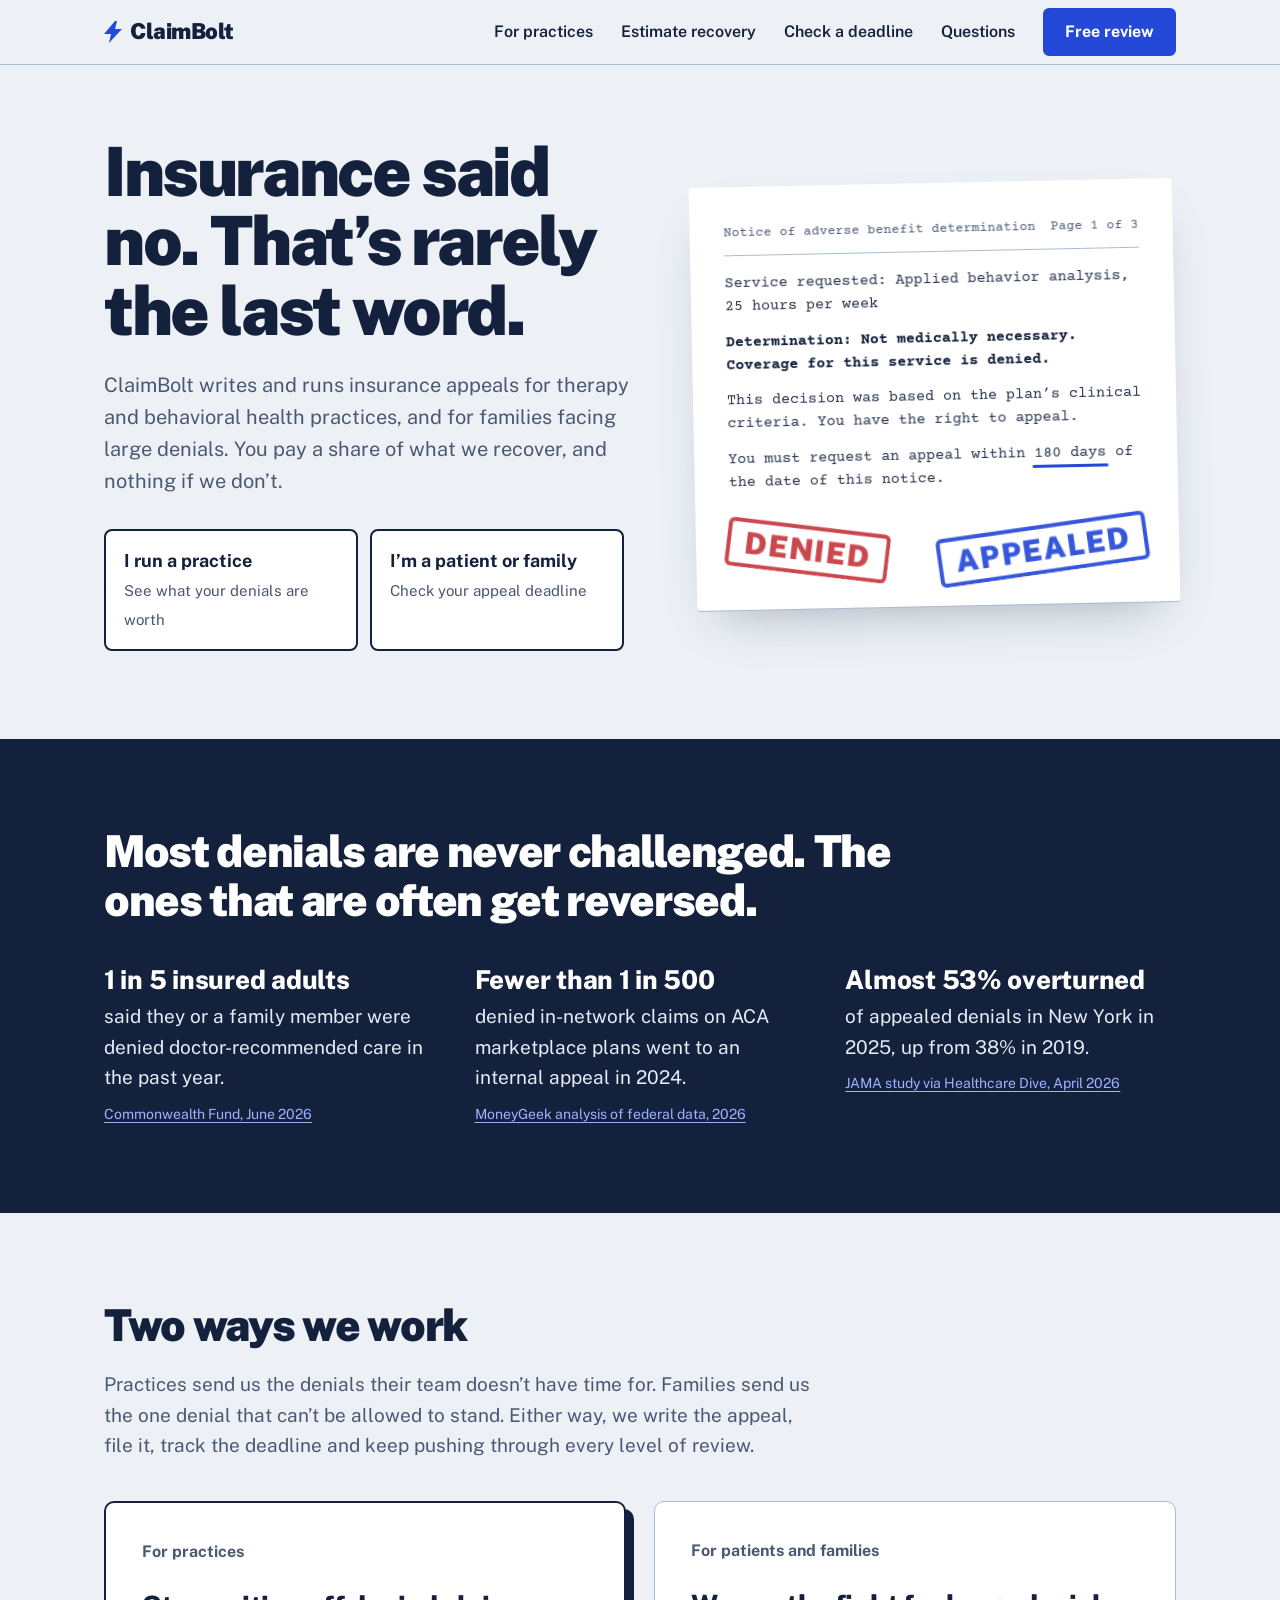
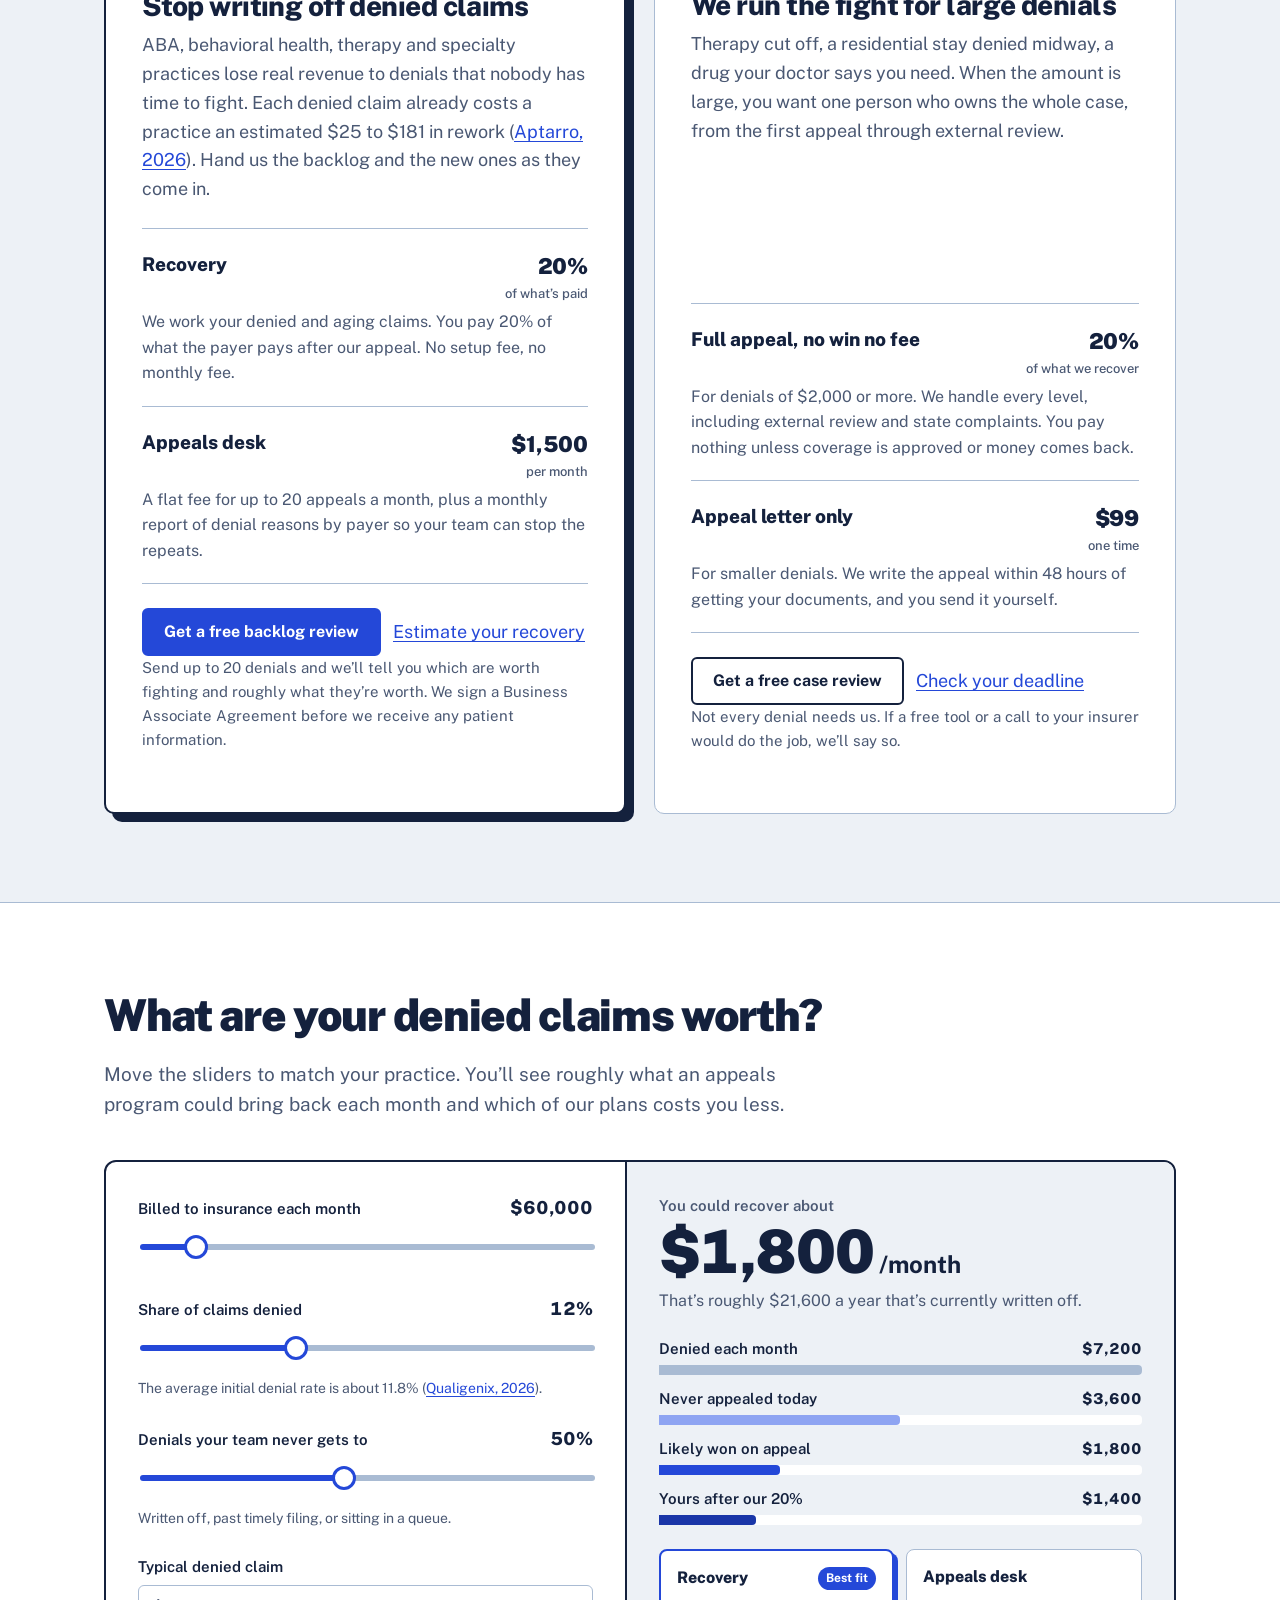
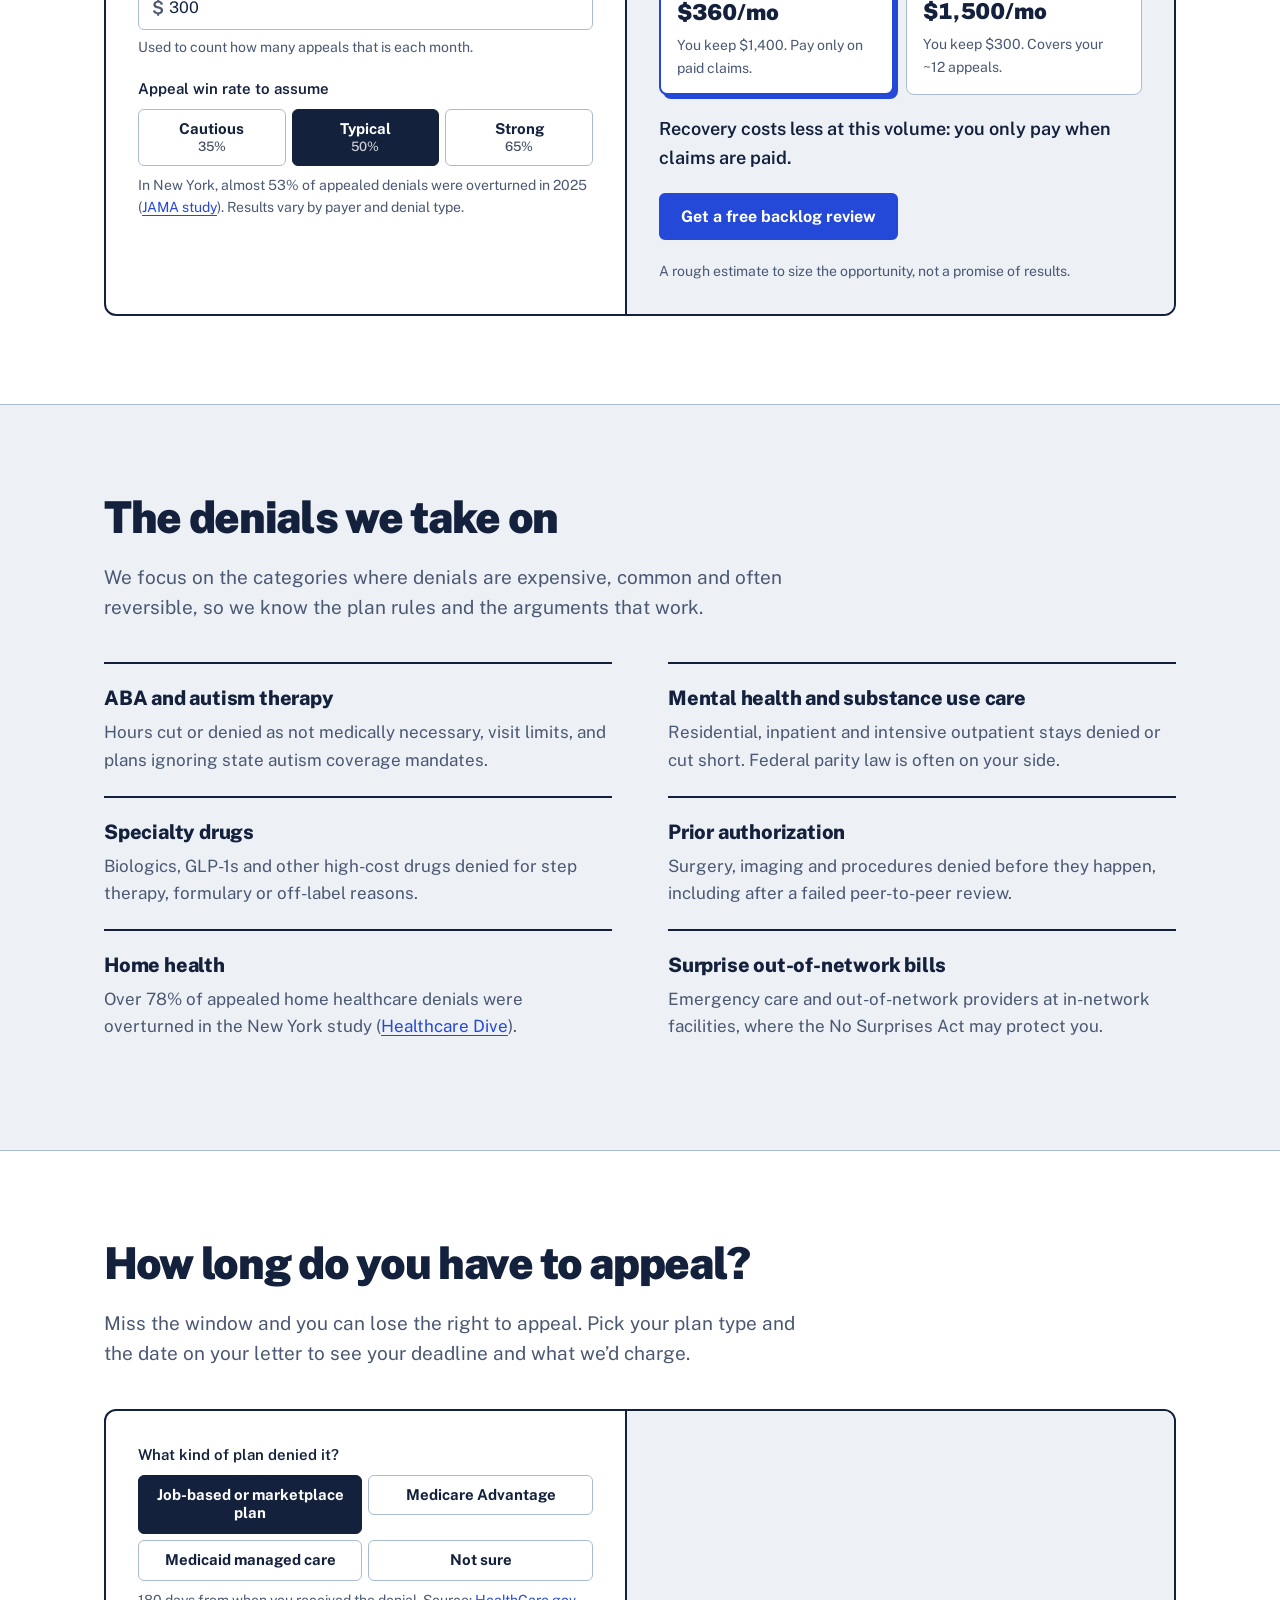
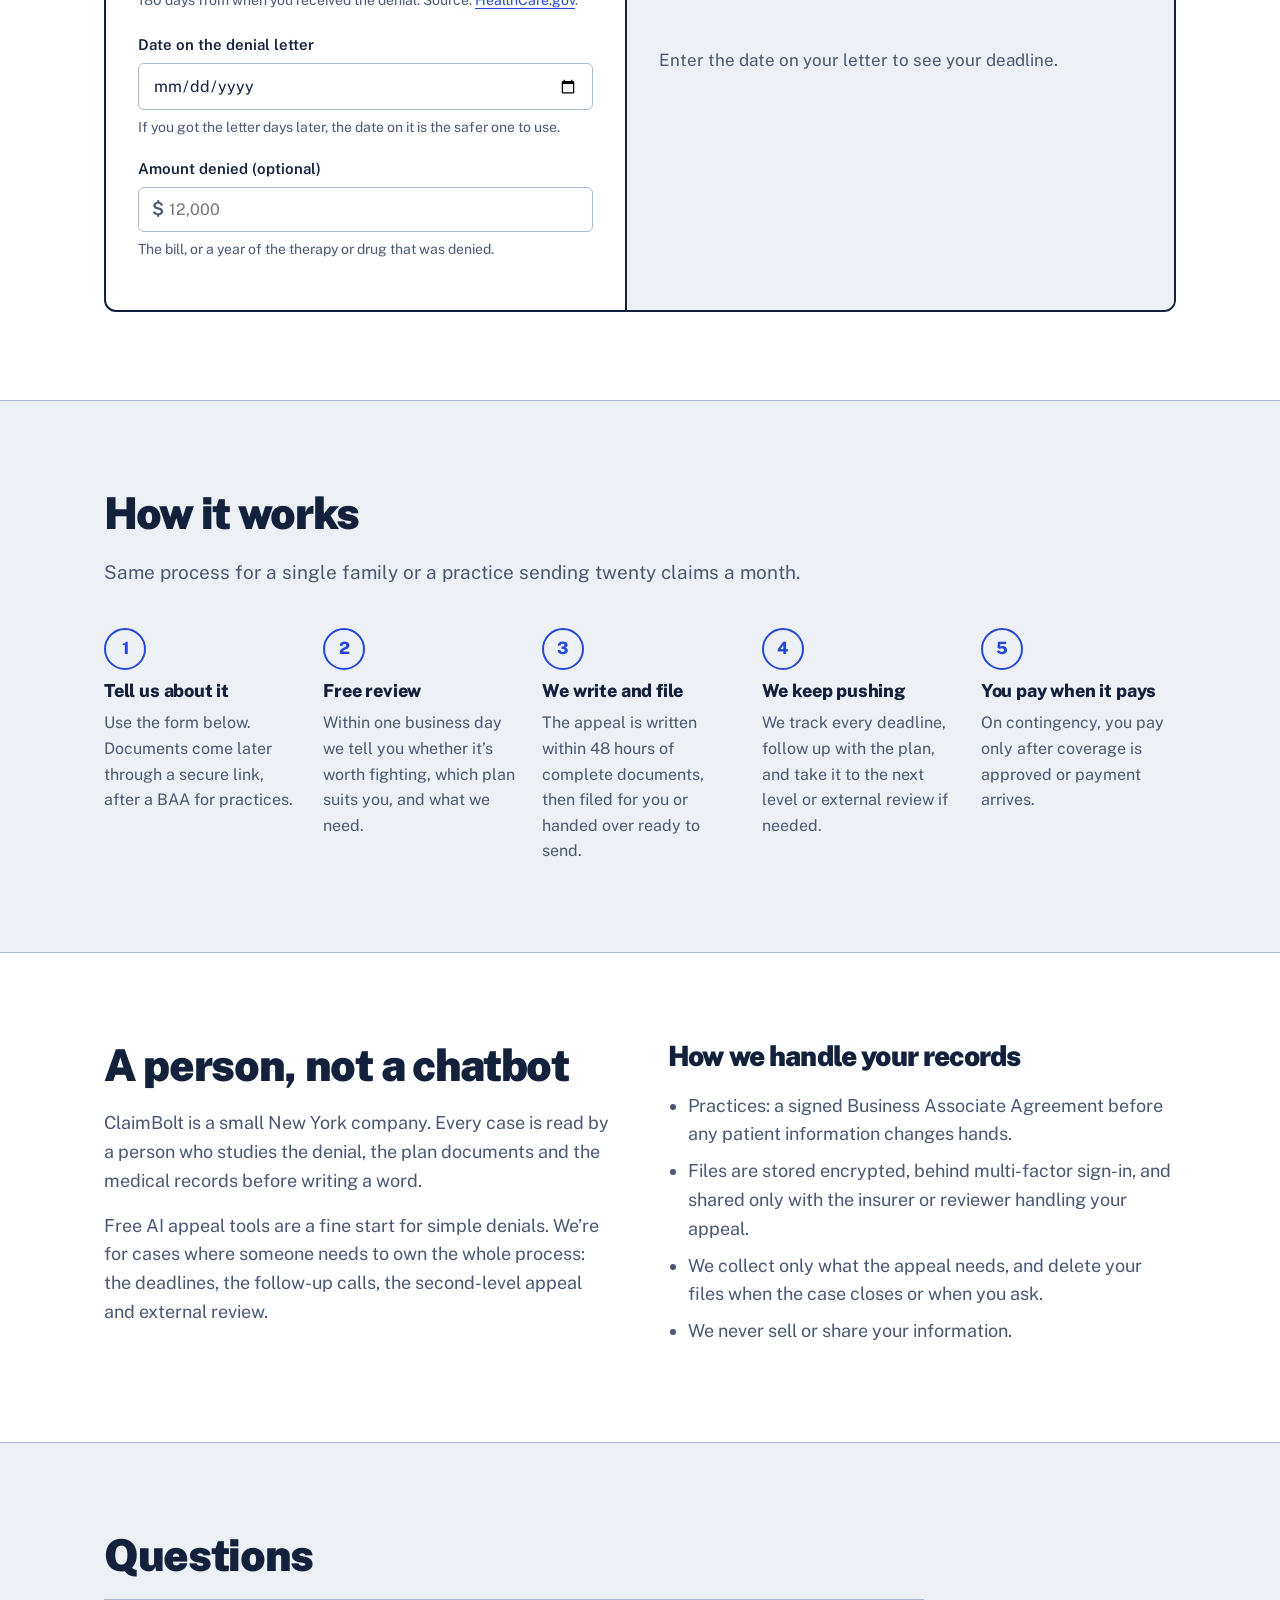
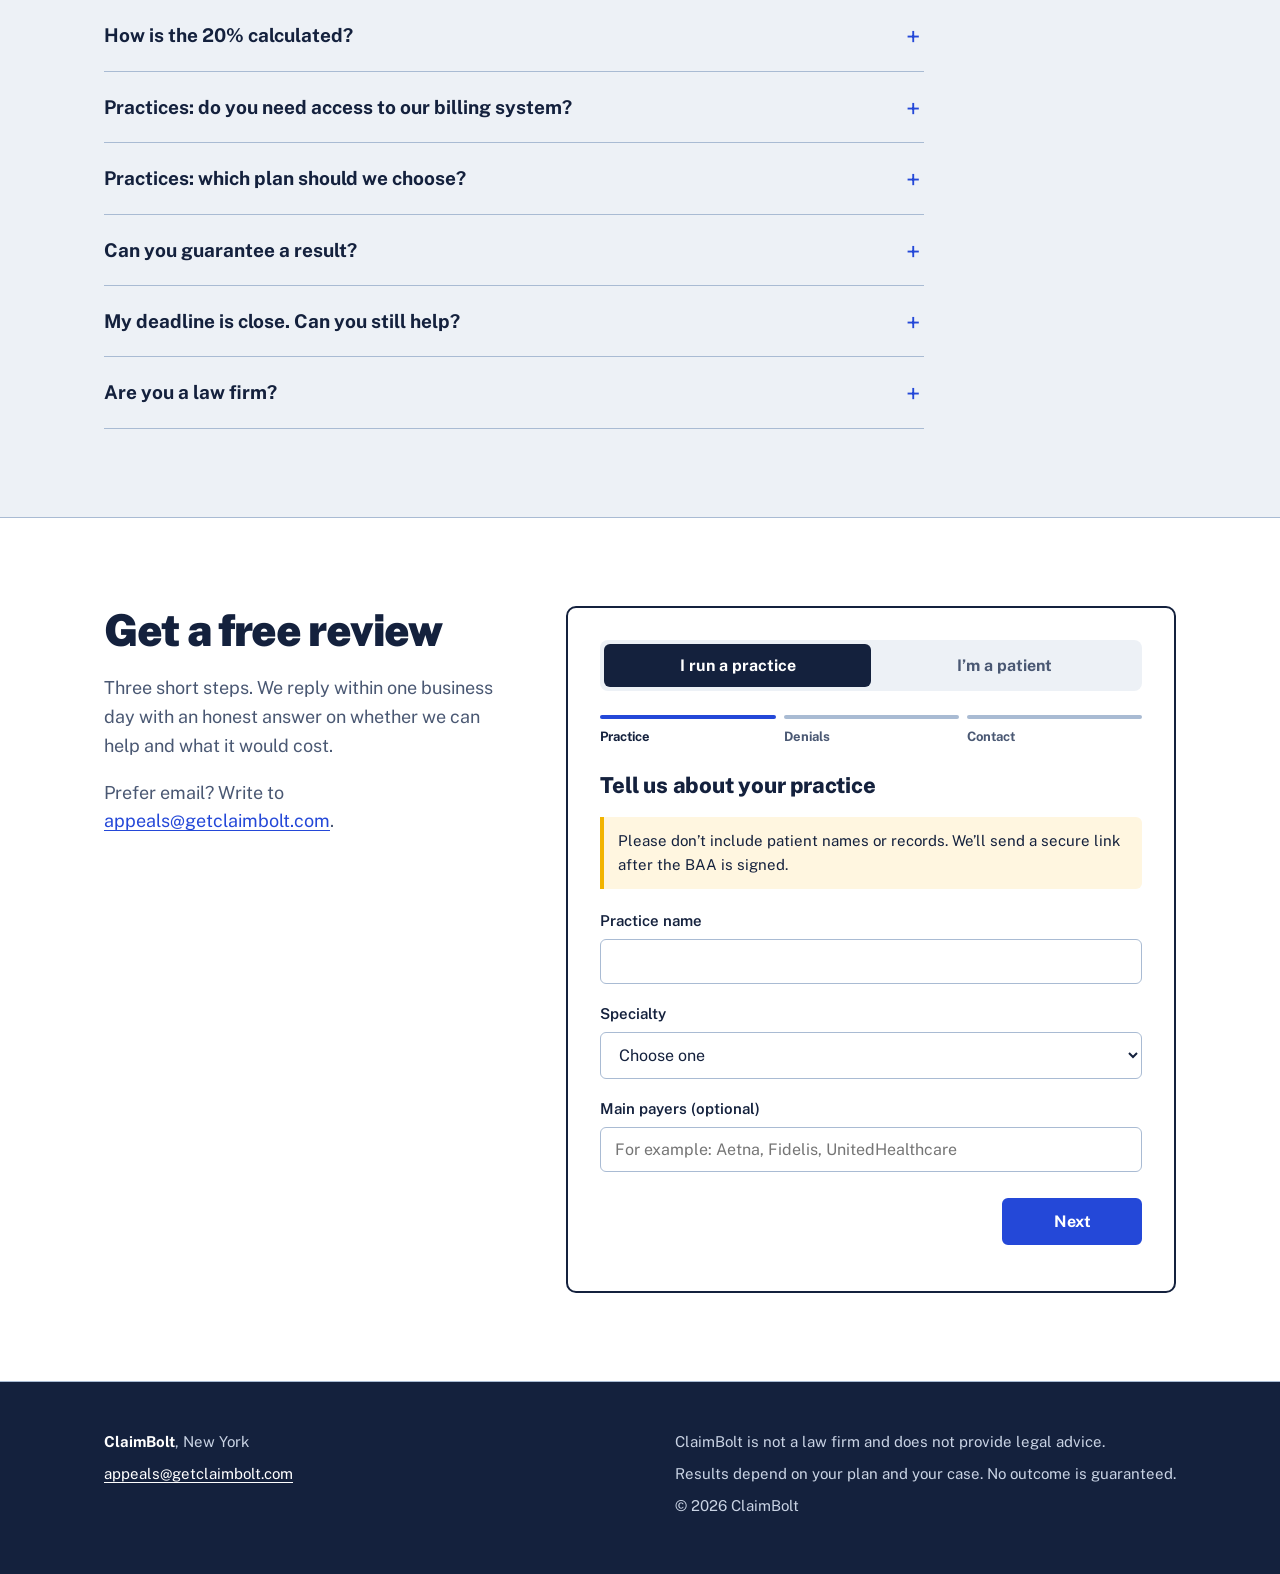
<file: index.html>
<!DOCTYPE html><html lang="en"><head><meta charSet="utf-8"/><link rel="preconnect" href="/" crossorigin=""/><meta name="viewport" content="width=device-width, initial-scale=1"/><link rel="stylesheet" href="/_next/static/chunks/1-_agik2ky1lr.css" data-precedence="next"/><link rel="preload" as="script" fetchPriority="low" href="/_next/static/chunks/3l04zcqx63h3y.js"/><script src="/_next/static/chunks/0nr5vralju_ts.js" async=""></script><script src="/_next/static/chunks/1rj7ns8rte9vc.js" async=""></script><script src="/_next/static/chunks/turbopack-1h985lzee1e1w.js" async=""></script><script src="/_next/static/chunks/3fntmmi971322.js" async=""></script><script src="/_next/static/chunks/29ued_73psw_d.js" async=""></script><meta name="theme-color" content="#14213D"/><title>ClaimBolt | Insurance appeals for practices and families</title><meta name="description" content="ClaimBolt writes and runs insurance appeals for therapy and behavioral health practices and for families facing large denials. You pay a share of what we recover, and nothing if we don&#x27;t."/><meta property="og:title" content="ClaimBolt | Insurance appeals for practices and families"/><meta property="og:description" content="ClaimBolt writes and runs insurance appeals for therapy and behavioral health practices and for families facing large denials. You pay a share of what we recover, and nothing if we don&#x27;t."/><meta property="og:url" content="https://getclaimbolt.com"/><meta property="og:site_name" content="ClaimBolt"/><meta property="og:type" content="website"/><meta name="twitter:card" content="summary"/><meta name="twitter:title" content="ClaimBolt | Insurance appeals for practices and families"/><meta name="twitter:description" content="ClaimBolt writes and runs insurance appeals for therapy and behavioral health practices and for families facing large denials. You pay a share of what we recover, and nothing if we don&#x27;t."/><link rel="icon" href="/icon.svg?icon.1i2z4d9lclxvq.svg" sizes="any" type="image/svg+xml"/><meta name="next-size-adjust" content=""/><script src="/_next/static/chunks/0cz1d0mv5g_q7.js" noModule=""></script></head><body><div hidden=""><!--$--><!--/$--></div><header class="top"><div class="wrap"><div class="top-bar"><a class="logo" href="#top" aria-label="ClaimBolt home"><svg viewBox="0 0 18 22" aria-hidden="true"><path d="M11 0 0 13h7l-2 9L18 8h-7l2-8z" fill="#2448D8"></path></svg>ClaimBolt</a><nav class="nav" aria-label="Main"><a class="nav-link" href="#practices">For practices</a><a class="nav-link" href="#estimator">Estimate recovery</a><a class="nav-link" href="#deadline">Check a deadline</a><a class="nav-link" href="#faq">Questions</a><button type="button" class="menu-btn" aria-expanded="false" aria-controls="mobile-nav">Menu</button><a class="btn" href="#start">Free review</a></nav></div><nav id="mobile-nav" class="mobile-nav" data-open="false" aria-label="Mobile"><a href="#practices">For practices</a><a href="#estimator">Estimate recovery</a><a href="#deadline">Check a deadline</a><a href="#faq">Questions</a></nav></div></header><main id="top"><section class="hero" aria-labelledby="hero-title"><div class="wrap hero-grid"><div><h1 id="hero-title">Insurance said no. That’s rarely the last word.</h1><p class="lede">ClaimBolt writes and runs insurance appeals for therapy and behavioral health practices, and for families facing large denials. You pay a share of what we recover, and nothing if we don’t.</p><div class="paths"><a class="path" href="#estimator"><strong>I run a practice</strong><span>See what your denials are worth</span></a><a class="path" href="#deadline"><strong>I’m a patient or family</strong><span>Check your appeal deadline</span></a></div></div><figure class="letter" role="img" aria-label="Illustration of an insurance denial letter, stamped denied, then stamped appealed"><div class="head"><span>Notice of adverse benefit determination</span><span>Page 1 of 3</span></div><p>Service requested: Applied behavior analysis, 25 hours per week</p><p class="reason">Determination: Not medically necessary. Coverage for this service is denied.</p><p>This decision was based on the plan’s clinical criteria. You have the right to appeal.</p><p>You must request an appeal within <span class="deadline">180 days</span> of the date of this notice.</p><span class="stamp denied" aria-hidden="true">DENIED</span><span class="stamp appealed" aria-hidden="true">APPEALED</span></figure></div></section><section class="section ink-band" aria-labelledby="facts-title"><div class="wrap"><h2 id="facts-title">Most denials are never challenged. The ones that are often get reversed.</h2><div class="facts"><div class="fact"><p><b>1 in 5 insured adults</b>said they or a family member were denied doctor-recommended care in the past year.</p><small><a href="https://www.commonwealthfund.org/publications/surveys/2026/jun/how-health-insurance-coverage-denials-affect-americans-2025-affordability-survey" target="_blank" rel="noopener">Commonwealth Fund, June 2026</a></small></div><div class="fact"><p><b>Fewer than 1 in 500</b>denied in-network claims on ACA marketplace plans went to an internal appeal in 2024.</p><small><a href="https://www.moneygeek.com/insurance/health/aca-claim-denial-rates-by-state-and-insurer/" target="_blank" rel="noopener">MoneyGeek analysis of federal data, 2026</a></small></div><div class="fact"><p><b>Almost 53% overturned</b>of appealed denials in New York in 2025, up from 38% in 2019.</p><small><a href="https://www.healthcaredive.com/news/insurance-denials-overturned-appeal-new-york-study-JAMA/817490/" target="_blank" rel="noopener">JAMA study via Healthcare Dive, April 2026</a></small></div></div></div></section><section class="section" aria-labelledby="work-title"><div class="wrap"><h2 id="work-title">Two ways we work</h2><p class="intro">Practices send us the denials their team doesn’t have time for. Families send us the one denial that can’t be allowed to stand. Either way, we write the appeal, file it, track the deadline and keep pushing through every level of review.</p><div class="split"><article class="side primary" id="practices" aria-labelledby="practices-title"><p class="who">For practices</p><h3 id="practices-title" class="side-title">Stop writing off denied claims</h3><p>ABA, behavioral health, therapy and specialty practices lose real revenue to denials that nobody has time to fight. Each denied claim already costs a practice an estimated $25 to $181 in rework (<a href="https://www.aptarro.com/insights/us-healthcare-denial-rates-reimbursement-statistics" target="_blank" rel="noopener">Aptarro, 2026</a>). Hand us the backlog and the new ones as they come in.</p><div class="plans"><div class="plan"><h4>Recovery</h4><div class="price">20%<small>of what’s paid</small></div><p>We work your denied and aging claims. You pay <!-- -->20%<!-- --> of what the payer pays after our appeal. No setup fee, no monthly fee.</p></div><div class="plan"><h4>Appeals desk</h4><div class="price">$1,500<small>per month</small></div><p>A flat fee for up to <!-- -->20<!-- --> appeals a month, plus a monthly report of denial reasons by payer so your team can stop the repeats.</p></div></div><div class="side-actions"><a href="#start" class="btn">Get a free backlog review</a><a href="#estimator">Estimate your recovery</a></div><p class="note">Send up to 20 denials and we’ll tell you which are worth fighting and roughly what they’re worth. We sign a Business Associate Agreement before we receive any patient information.</p></article><article class="side" id="patients" aria-labelledby="patients-title"><p class="who">For patients and families</p><h3 id="patients-title" class="side-title">We run the fight for large denials</h3><p>Therapy cut off, a residential stay denied midway, a drug your doctor says you need. When the amount is large, you want one person who owns the whole case, from the first appeal through external review.</p><div class="plans"><div class="plan"><h4>Full appeal, no win no fee</h4><div class="price">20%<small>of what we recover</small></div><p>For denials of <!-- -->$2,000<!-- --> or more. We handle every level, including external review and state complaints. You pay nothing unless coverage is approved or money comes back.</p></div><div class="plan"><h4>Appeal letter only</h4><div class="price">$99<small>one time</small></div><p>For smaller denials. We write the appeal within 48 hours of getting your documents, and you send it yourself.</p></div></div><div class="side-actions"><a href="#start" class="btn ghost">Get a free case review</a><a href="#deadline">Check your deadline</a></div><p class="note">Not every denial needs us. If a free tool or a call to your insurer would do the job, we’ll say so.</p></article></div></div></section><section class="section band" id="estimator" aria-labelledby="estimator-title"><div class="wrap"><h2 id="estimator-title">What are your denied claims worth?</h2><p class="intro">Move the sliders to match your practice. You’ll see roughly what an appeals program could bring back each month and which of our plans costs you less.</p><div class="tool"><div class="tool-inputs"><div class="range"><div class="range-head"><label for="_R_2uiavb_">Billed to insurance each month</label><output class="range-value" for="_R_2uiavb_">$60,000</output></div><input id="_R_2uiavb_" type="range" min="10000" max="500000" step="5000" aria-valuetext="$60,000" style="--fill:10.204081632653061%" value="60000"/></div><div class="range"><div class="range-head"><label for="_R_4uiavb_">Share of claims denied</label><output class="range-value" for="_R_4uiavb_">12%</output></div><input id="_R_4uiavb_" type="range" min="3" max="30" step="1" aria-valuetext="12%" style="--fill:33.33333333333333%" value="12"/><p class="range-hint">The average initial denial rate is about 11.8% (<a href="https://qualigenix.com/claim-denials-2026/" target="_blank" rel="noopener">Qualigenix, 2026</a>).</p></div><div class="range"><div class="range-head"><label for="_R_6uiavb_">Denials your team never gets to</label><output class="range-value" for="_R_6uiavb_">50%</output></div><input id="_R_6uiavb_" type="range" min="10" max="100" step="5" aria-valuetext="50%" style="--fill:44.44444444444444%" value="50"/><p class="range-hint">Written off, past timely filing, or sitting in a queue.</p></div><div class="field"><label for="_R_6iavb_">Typical denied claim</label><div class="money-input"><span aria-hidden="true">$</span><input id="_R_6iavb_" type="number" inputMode="numeric" min="25" max="50000" step="25" value="300"/></div><p class="hint">Used to count how many appeals that is each month.</p></div><fieldset class="segmented" style="--cols:3"><legend>Appeal win rate to assume</legend><label><input type="radio" name="win-rate" value="35"/><span>Cautious<small>35%</small></span></label><label><input type="radio" name="win-rate" checked="" value="50"/><span>Typical<small>50%</small></span></label><label><input type="radio" name="win-rate" value="65"/><span>Strong<small>65%</small></span></label></fieldset><p class="range-hint">In New York, almost 53% of appealed denials were overturned in 2025 (<a href="https://www.healthcaredive.com/news/insurance-denials-overturned-appeal-new-york-study-JAMA/817490/" target="_blank" rel="noopener">JAMA study</a>). Results vary by payer and denial type.</p></div><div class="tool-output" aria-live="polite"><p class="hero-figure">You could recover about</p><p class="hero-number">$1,800<span style="font-size:0.4em;letter-spacing:0;font-weight:700"> /month</span></p><p class="hero-sub">That’s roughly <!-- -->$21,600<!-- --> a year that’s currently written off.</p><ul class="flow" aria-label="Where the money goes each month"><li><span class="flow-label">Denied each month</span><span class="flow-value">$7,200</span><div class="flow-track" aria-hidden="true"><div class="flow-bar" style="width:100%;background:var(--rule)"></div></div></li><li><span class="flow-label">Never appealed today</span><span class="flow-value">$3,600</span><div class="flow-track" aria-hidden="true"><div class="flow-bar" style="width:50%;background:var(--pen-mid)"></div></div></li><li><span class="flow-label">Likely won on appeal</span><span class="flow-value">$1,800</span><div class="flow-track" aria-hidden="true"><div class="flow-bar" style="width:25%;background:var(--pen)"></div></div></li><li><span class="flow-label">Yours after our 20%</span><span class="flow-value">$1,400</span><div class="flow-track" aria-hidden="true"><div class="flow-bar" style="width:20%;background:var(--pen-dark)"></div></div></li></ul><div class="compare"><div class="plan-card" data-best="true"><h4>Recovery <span class="tag">Best fit</span></h4><p class="cost">$360<!-- -->/mo</p><p>You keep <!-- -->$1,400<!-- -->. Pay only on paid claims.</p></div><div class="plan-card" data-best="false"><h4>Appeals desk </h4><p class="cost">$1,500<!-- -->/mo</p><p>You keep $300. Covers your ~12 appeals.</p></div></div><p class="verdict">Recovery costs less at this volume: you only pay when claims are paid.</p><a href="#start" class="btn">Get a free backlog review</a><p class="tool-foot">A rough estimate to size the opportunity, not a promise of results.</p></div></div></div></section><section class="section" aria-labelledby="fight-title"><div class="wrap"><h2 id="fight-title">The denials we take on</h2><p class="intro">We focus on the categories where denials are expensive, common and often reversible, so we know the plan rules and the arguments that work.</p><div class="fight"><div><h3>ABA and autism therapy</h3><p>Hours cut or denied as not medically necessary, visit limits, and plans ignoring state autism coverage mandates.</p></div><div><h3>Mental health and substance use care</h3><p>Residential, inpatient and intensive outpatient stays denied or cut short. Federal parity law is often on your side.</p></div><div><h3>Specialty drugs</h3><p>Biologics, GLP-1s and other high-cost drugs denied for step therapy, formulary or off-label reasons.</p></div><div><h3>Prior authorization</h3><p>Surgery, imaging and procedures denied before they happen, including after a failed peer-to-peer review.</p></div><div><h3>Home health</h3><p>Over 78% of appealed home healthcare denials were overturned in the New York study (<a href="https://www.healthcaredive.com/news/insurance-denials-overturned-appeal-new-york-study-JAMA/817490/" target="_blank" rel="noopener">Healthcare Dive</a>).</p></div><div><h3>Surprise out-of-network bills</h3><p>Emergency care and out-of-network providers at in-network facilities, where the No Surprises Act may protect you.</p></div></div></div></section><section class="section band" id="deadline" aria-labelledby="deadline-title"><div class="wrap"><h2 id="deadline-title">How long do you have to appeal?</h2><p class="intro">Miss the window and you can lose the right to appeal. Pick your plan type and the date on your letter to see your deadline and what we’d charge.</p><div class="tool"><div class="tool-inputs"><fieldset class="segmented" style="--cols:2"><legend>What kind of plan denied it?</legend><label><input type="radio" name="plan" checked="" value="employer"/><span>Job-based or marketplace plan</span></label><label><input type="radio" name="plan" value="medicare-advantage"/><span>Medicare Advantage</span></label><label><input type="radio" name="plan" value="medicaid"/><span>Medicaid managed care</span></label><label><input type="radio" name="plan" value="unsure"/><span>Not sure</span></label></fieldset><p class="range-hint" style="margin-bottom:22px">180 days from when you received the denial.<!-- --> <!-- -->Source:<!-- --> <a href="https://www.healthcare.gov/appeal-insurance-company-decision/internal-appeals/" target="_blank" rel="noopener">HealthCare.gov</a>.</p><div class="field date-field"><label for="_R_6qavb_">Date on the denial letter</label><input id="_R_6qavb_" type="date" aria-describedby="_R_6qavb_-hint" value=""/><p class="hint" id="_R_6qavb_-hint">If you got the letter days later, the date on it is the safer one to use.</p></div><div class="field"><label for="_R_6qavbH1_">Amount denied (optional)</label><div class="money-input"><span aria-hidden="true">$</span><input id="_R_6qavbH1_" type="text" inputMode="numeric" placeholder="12,000" value=""/></div><p class="hint">The bill, or a year of the therapy or drug that was denied.</p></div></div><div class="tool-output" aria-live="polite"><p class="result-empty">Enter the date on your letter to see your deadline.</p></div></div></div></section><section class="section" id="how" aria-labelledby="how-title"><div class="wrap"><h2 id="how-title">How it works</h2><p class="intro">Same process for a single family or a practice sending twenty claims a month.</p><ol class="steps"><li><h3>Tell us about it</h3><p>Use the form below. Documents come later through a secure link, after a BAA for practices.</p></li><li><h3>Free review</h3><p>Within one business day we tell you whether it’s worth fighting, which plan suits you, and what we need.</p></li><li><h3>We write and file</h3><p>The appeal is written within 48 hours of complete documents, then filed for you or handed over ready to send.</p></li><li><h3>We keep pushing</h3><p>We track every deadline, follow up with the plan, and take it to the next level or external review if needed.</p></li><li><h3>You pay when it pays</h3><p>On contingency, you pay only after coverage is approved or payment arrives.</p></li></ol></div></section><section class="section band" aria-labelledby="trust-title"><div class="wrap cols"><div><h2 id="trust-title">A person, not a chatbot</h2><p>ClaimBolt is a small New York company. Every case is read by a person who studies the denial, the plan documents and the medical records before writing a word.</p><p>Free AI appeal tools are a fine start for simple denials. We’re for cases where someone needs to own the whole process: the deadlines, the follow-up calls, the second-level appeal and external review.</p></div><div><h2 class="h2-small">How we handle your records</h2><ul><li>Practices: a signed Business Associate Agreement before any patient information changes hands.</li><li>Files are stored encrypted, behind multi-factor sign-in, and shared only with the insurer or reviewer handling your appeal.</li><li>We collect only what the appeal needs, and delete your files when the case closes or when you ask.</li><li>We never sell or share your information.</li></ul></div></div></section><section class="section" id="faq" aria-labelledby="faq-title"><div class="wrap"><h2 id="faq-title">Questions</h2><div class="faq"><details><summary>How is the 20% calculated?</summary><p>It’s 20% of the money paid or the bill reduced because of the appeal. If the win is approval for ongoing care, such as weekly therapy or a monthly drug, the fee is based on the first 12 months of approved benefit, as set out in your agreement. If nothing is recovered, you owe nothing.</p></details><details><summary>Practices: do you need access to our billing system?</summary><p>No. We work from the denial letters, remittance advice and records you export to us through a secure link. We prepare each appeal and either submit it as your authorized representative or hand it to your team ready to send, depending on what each payer requires.</p></details><details><summary>Practices: which plan should we choose?</summary><p>Recovery suits a backlog or unpredictable volume, since you only pay on results. The appeals desk suits a steady flow of new denials and works out cheaper once you’re recovering more than about $7,500 a month. The estimator above shows which is cheaper for your numbers.</p></details><details><summary>Can you guarantee a result?</summary><p>No, and nobody honest can. We promise a careful, well-supported appeal filed on time, and that we’ll tell you upfront if we don’t think a case is winnable.</p></details><details><summary>My deadline is close. Can you still help?</summary><p>Probably. Put the date in the form. If waiting could seriously harm your health, you can ask for an expedited appeal, which plans have to decide quickly.</p></details><details><summary>Are you a law firm?</summary><p>No. ClaimBolt is not a law firm and doesn’t give legal advice. Most insurance appeals are administrative and don’t need a lawyer. If yours does, we’ll tell you.</p></details></div></div></section><section class="section band" id="start" aria-labelledby="start-title"><div class="wrap intake"><div class="intake-copy"><h2 id="start-title">Get a free review</h2><p>Three short steps. We reply within one business day with an honest answer on whether we can help and what it would cost.</p><p>Prefer email? Write to <a href="mailto:appeals@getclaimbolt.com">appeals@getclaimbolt.com</a>.</p></div><div class="form-card"><div class="tabs" role="tablist" aria-label="Who is this for"><button type="button" role="tab" aria-selected="true" aria-controls="intake-form">I run a practice</button><button type="button" role="tab" aria-selected="false" aria-controls="intake-form">I’m a patient</button></div><ol class="progress" aria-label="Progress"><li data-state="current" aria-current="step">Practice</li><li data-state="todo">Denials</li><li data-state="todo">Contact</li></ol><form id="intake-form" noValidate=""><h3 tabindex="-1" class="step-title"><span class="visually-hidden">Step <!-- -->1<!-- --> of <!-- -->3<!-- -->: </span>Tell us about your practice</h3><p class="warn">Please don’t include patient names or records. We’ll send a secure link after the BAA is signed.</p><div class="grid2"><div class="field" style="grid-column:1 / -1"><label for="f-practice">Practice name</label><input id="f-practice" required="" type="text" autoComplete="organization" name="practice" value=""/></div><div class="field" style="grid-column:1 / -1"><label for="f-specialty">Specialty</label><select id="f-specialty" name="specialty" required=""><option value="" selected="">Choose one</option><option>ABA / autism services</option><option>Behavioral health / therapy</option><option>Substance use treatment</option><option>Home health</option><option>Specialty medical practice</option><option>Other</option></select></div><div class="field" style="grid-column:1 / -1"><label for="f-payers">Main payers (optional)</label><input id="f-payers" type="text" placeholder="For example: Aetna, Fidelis, UnitedHealthcare" name="payers" value=""/></div></div><div class="hp" aria-hidden="true"><label for="f-website">Website</label><input id="f-website" tabindex="-1" autoComplete="off" value=""/></div><div class="wizard-nav"><button type="submit" class="btn">Next</button></div><p class="form-status" role="status" aria-live="polite"></p></form></div></div></section></main><footer><div class="wrap foot"><div><p><strong style="color:#fff">ClaimBolt</strong>, New York</p><p><a href="mailto:appeals@getclaimbolt.com">appeals@getclaimbolt.com</a></p></div><div><p>ClaimBolt is not a law firm and does not provide legal advice.</p><p>Results depend on your plan and your case. No outcome is guaranteed.</p><p>© 2026 ClaimBolt</p></div></div></footer><!--$--><!--/$--><script src="/_next/static/chunks/3l04zcqx63h3y.js" id="_R_" async=""></script><script>(self.__next_f=self.__next_f||[]).push([0])</script><script>self.__next_f.push([1,"1:\"$Sreact.fragment\"\n2:I[39756,[\"/_next/static/chunks/3fntmmi971322.js\"],\"default\"]\n3:I[37457,[\"/_next/static/chunks/3fntmmi971322.js\"],\"default\"]\n4:I[2971,[\"/_next/static/chunks/3fntmmi971322.js\",\"/_next/static/chunks/29ued_73psw_d.js\"],\"default\"]\n13:I[68027,[\"/_next/static/chunks/3fntmmi971322.js\"],\"default\",1]\n:HL[\"/_next/static/chunks/1-_agik2ky1lr.css\",\"style\"]\n:HC[\"/\",\"\"]\n0:{\"P\":null,\"c\":[\"\",\"\"],\"q\":\"\",\"i\":false,\"f\":[[[\"\",{\"children\":[\"__PAGE__\",{},\"$undefined\",\"$undefined\",4608]},\"$undefined\",\"$undefined\",4624],[[\"$\",\"$1\",\"c\",{\"children\":[[[\"$\",\"link\",\"0\",{\"rel\":\"stylesheet\",\"href\":\"/_next/static/chunks/1-_agik2ky1lr.css\",\"precedence\":\"next\",\"crossOrigin\":\"$undefined\",\"nonce\":\"$undefined\"}],[\"$\",\"script\",\"script-0\",{\"src\":\"/_next/static/chunks/3fntmmi971322.js\",\"async\":true,\"nonce\":\"$undefined\"}]],[\"$\",\"html\",null,{\"lang\":\"en\",\"children\":[\"$\",\"body\",null,{\"children\":[\"$\",\"$L2\",null,{\"parallelRouterKey\":\"children\",\"error\":\"$undefined\",\"errorStyles\":\"$undefined\",\"errorScripts\":\"$undefined\",\"template\":[\"$\",\"$L3\",null,{}],\"templateStyles\":\"$undefined\",\"templateScripts\":\"$undefined\",\"notFound\":[[[\"$\",\"title\",null,{\"children\":\"404: This page could not be found.\"}],[\"$\",\"div\",null,{\"style\":{\"fontFamily\":\"system-ui,\\\"Segoe UI\\\",Roboto,Helvetica,Arial,sans-serif,\\\"Apple Color Emoji\\\",\\\"Segoe UI Emoji\\\"\",\"height\":\"100vh\",\"textAlign\":\"center\",\"display\":\"flex\",\"flexDirection\":\"column\",\"alignItems\":\"center\",\"justifyContent\":\"center\"},\"children\":[\"$\",\"div\",null,{\"children\":[[\"$\",\"style\",null,{\"dangerouslySetInnerHTML\":{\"__html\":\"body{color:#000;background:#fff;margin:0}.next-error-h1{border-right:1px solid rgba(0,0,0,.3)}@media (prefers-color-scheme:dark){body{color:#fff;background:#000}.next-error-h1{border-right:1px solid rgba(255,255,255,.3)}}\"}}],[\"$\",\"h1\",null,{\"className\":\"next-error-h1\",\"style\":{\"display\":\"inline-block\",\"margin\":\"0 20px 0 0\",\"padding\":\"0 23px 0 0\",\"fontSize\":24,\"fontWeight\":500,\"verticalAlign\":\"top\",\"lineHeight\":\"49px\"},\"children\":404}],[\"$\",\"div\",null,{\"style\":{\"display\":\"inline-block\"},\"children\":[\"$\",\"h2\",null,{\"style\":{\"fontSize\":14,\"fontWeight\":400,\"lineHeight\":\"49px\",\"margin\":0},\"children\":\"This page could not be found.\"}]}]]}]}]],[]],\"forbidden\":\"$undefined\",\"unauthorized\":\"$undefined\"}]}]}]]}],{\"children\":[[\"$\",\"$1\",\"c\",{\"children\":[[[\"$\",\"$L4\",null,{}],[\"$\",\"main\",null,{\"id\":\"top\",\"children\":[[\"$\",\"section\",null,{\"className\":\"hero\",\"aria-labelledby\":\"hero-title\",\"children\":[\"$\",\"div\",null,{\"className\":\"wrap hero-grid\",\"children\":[[\"$\",\"div\",null,{\"children\":[[\"$\",\"h1\",null,{\"id\":\"hero-title\",\"children\":\"Insurance said no. That’s rarely the last word.\"}],[\"$\",\"p\",null,{\"className\":\"lede\",\"children\":\"ClaimBolt writes and runs insurance appeals for therapy and behavioral health practices, and for families facing large denials. You pay a share of what we recover, and nothing if we don’t.\"}],[\"$\",\"div\",null,{\"className\":\"paths\",\"children\":[[\"$\",\"a\",null,{\"className\":\"path\",\"href\":\"#estimator\",\"children\":[[\"$\",\"strong\",null,{\"children\":\"I run a practice\"}],[\"$\",\"span\",null,{\"children\":\"See what your denials are worth\"}]]}],[\"$\",\"a\",null,{\"className\":\"path\",\"href\":\"#deadline\",\"children\":[[\"$\",\"strong\",null,{\"children\":\"I’m a patient or family\"}],[\"$\",\"span\",null,{\"children\":\"Check your appeal deadline\"}]]}]]}]]}],[\"$\",\"figure\",null,{\"className\":\"letter\",\"role\":\"img\",\"aria-label\":\"Illustration of an insurance denial letter, stamped denied, then stamped appealed\",\"children\":[[\"$\",\"div\",null,{\"className\":\"head\",\"children\":[[\"$\",\"span\",null,{\"children\":\"Notice of adverse benefit determination\"}],[\"$\",\"span\",null,{\"children\":\"Page 1 of 3\"}]]}],[\"$\",\"p\",null,{\"children\":\"Service requested: Applied behavior analysis, 25 hours per week\"}],[\"$\",\"p\",null,{\"className\":\"reason\",\"children\":\"Determination: Not medically necessary. Coverage for this service is denied.\"}],[\"$\",\"p\",null,{\"children\":\"This decision was based on the plan’s clinical criteria. You have the right to appeal.\"}],[\"$\",\"p\",null,{\"children\":[\"You must request an appeal within \",[\"$\",\"span\",null,{\"className\":\"deadline\",\"children\":\"180 days\"}],\" of the date of this notice.\"]}],[\"$\",\"span\",null,{\"className\":\"stamp denied\",\"aria-hidden\":\"true\",\"children\":\"DENIED\"}],[\"$\",\"span\",null,{\"className\":\"stamp appealed\",\"aria-hidden\":\"true\",\"children\":\"APPEALED\"}]]}]]}]}],[\"$\",\"section\",null,{\"className\":\"section ink-band\",\"aria-labelledby\":\"facts-title\",\"children\":[\"$\",\"div\",null,{\"className\":\"wrap\",\"children\":[[\"$\",\"h2\",null,{\"id\":\"facts-title\",\"children\":\"Most denials are never challenged. The ones that are often get reversed.\"}],[\"$\",\"div\",null,{\"className\":\"facts\",\"children\":[[\"$\",\"div\",null,{\"className\":\"fact\",\"children\":[[\"$\",\"p\",null,{\"children\":[[\"$\",\"b\",null,{\"children\":\"1 in 5 insured adults\"}],\"said they or a family member were denied doctor-recommended care in the past year.\"]}],[\"$\",\"small\",null,{\"children\":[\"$\",\"a\",null,{\"href\":\"https://www.commonwealthfund.org/publications/surveys/2026/jun/how-health-insurance-coverage-denials-affect-americans-2025-affordability-survey\",\"target\":\"_blank\",\"rel\":\"noopener\",\"children\":\"Commonwealth Fund, June 2026\"}]}]]}],\"$L5\",\"$L6\"]}]]}]}],\"$L7\",\"$L8\",\"$L9\",\"$La\",\"$Lb\",\"$Lc\",\"$Ld\",\"$Le\"]}],\"$Lf\"],[\"$L10\"],\"$L11\"]}],{},null,false,null]},null,false,null],\"$L12\",false]],\"m\":\"$undefined\",\"G\":[\"$13\",[\"$L14\"]],\"S\":true,\"h\":null,\"r\":\"$undefined\",\"s\":\"$undefined\",\"a\":\"$undefined\",\"l\":\"$undefined\",\"p\":\"$undefined\",\"d\":\"$undefined\",\"b\":\"9wpBoROKpbCmCGICXoP35\"}\n15:I[98908,[\"/_next/static/chunks/3fntmmi971322.js\",\"/_next/static/chunks/29ued_73psw_d.js\"],\"default\"]\n16:I[18326,[\"/_next/static/chunks/3fntmmi971322.js\",\"/_next/static/chunks/29ued_73psw_d.js\"],\"default\"]\n17:I[37673,[\"/_next/static/chunks/3fntmmi971322.js\",\"/_next/static/chunks/29ued_73psw_d.js\"],\"default\"]\n18:I[28017,[\"/_next/static/chunks/3fntmmi971322.js\",\"/_next/static/chunks/29ued_73psw_d.js\"],\"default\"]\n19:I[97367,[\"/_next/static/chunks/3fntmmi971322.js\"],\"OutletBoundary\"]\n1a:\"$Sreact.suspense\"\n1c:I[97367,[\"/_next/static/chunks/3fntmmi971322.js\"],\"ViewportBoundary\"]\n1e:I[97367,[\"/_next/static/chunks/3fntmmi971322.js\"],\"MetadataBoundary\"]\n5:[\"$\",\"div\",null,{\"className\":\"fact\",\"children\":[[\"$\",\"p\",null,{\"children\":[[\"$\",\"b\",null,{\"children\":\"Fewer than 1 in 500\"}],\"denied in-network claims on ACA marketplace plans went to an internal appeal in 2024.\"]}],[\"$\",\"small\",null,{\"children\":[\"$\",\"a\",null,{\"href\":\"https://www.moneygeek.com/insurance/health/aca-claim-denial-rates-by-state-and-insurer/\",\"target\":\"_blank\",\"rel\":\"noopener\",\"children\":\"MoneyGeek analysis of federal data, 2026\"}]}]]}]\n6:[\"$\",\"div\",null,{\"className\":\"fact\",\"children\":[[\"$\",\"p\",null,{\"children\":[[\"$\",\"b\",null,{\"children\":\"Almost 53% overturned\"}],\"of appealed denials in New York in 2025, up from 38% in 2019.\"]}],[\"$\",\"small\",null,{\"children\":[\"$\",\"a\",null,{\"href\":\"https://www.healthcaredive.com/news/insurance-denials-overturned-appeal-new-york-study-JAMA/817490/\",\"target\":\"_blank\",\"rel\":\"noopener\",\"children\":\"JAMA study via Healthcare Dive, April 2026\"}]}]]}]\n7:[\"$\",\"section\",null,{\"className\":\"section\",\"aria-labelledby\":\"work-title\",\"children\":[\"$\",\"div\",null,{\"className\":\"wrap\",\"children\":[[\"$\",\"h2\",null,{\"id\":\"work-title\",\"children\":\"Two ways we work\"}],[\"$\",\"p\",null,{\"className\":\"intro\",\"children\":\"Practices send us the denials their team doesn’t have time for. Families send us the one denial that can’t be allowed to stand. Either way, we write the appeal, file it, track the deadline and keep pushing through every level of review.\"}],[\"$\",\"div\",null,{\"className\":\"split\",\"children\":[[\"$\",\"article\",null,{\"className\":\"side primary\",\"id\":\"practices\",\"aria-labelledby\":\"practices-title\",\"children\":[[\"$\",\"p\",null,{\"className\":\"who\",\"children\":\"For practices\"}],[\"$\",\"h3\",null,{\"id\":\"practices-title\",\"className\":\"side-title\",\"children\":\"Stop writing off denied claims\"}],[\"$\",\"p\",null,{\"children\":[\"ABA, behavioral health, therapy and specialty practices lose real revenue to denials that nobody has time to fight. Each denied claim already costs a practice an estimated $25 to $181 in rework (\",[\"$\",\"a\",null,{\"href\":\"https://www.aptarro.com/insights/us-healthcare-denial-rates-reimbursement-statistics\",\"target\":\"_blank\",\"rel\":\"noopener\",\"children\":\"Aptarro, 2026\"}],\"). Hand us the backlog and the new ones as they come in.\"]}],[\"$\",\"div\",null,{\"className\":\"plans\",\"children\":[[\"$\",\"div\",null,{\"className\":\"plan\",\"children\":[[\"$\",\"h4\",null,{\"children\":\"Recovery\"}],[\"$\",\"div\",null,{\"className\":\"price\",\"children\":[\"20%\",[\"$\",\"small\",null,{\"children\":\"of what’s paid\"}]]}],[\"$\",\"p\",null,{\"children\":[\"We work your denied and aging claims. You pay \",\"20%\",\" of what the payer pays after our appeal. No setup fee, no monthly fee.\"]}]]}],[\"$\",\"div\",null,{\"className\":\"plan\",\"children\":[[\"$\",\"h4\",null,{\"children\":\"Appeals desk\"}],[\"$\",\"div\",null,{\"className\":\"price\",\"children\":[\"$$1,500\",[\"$\",\"small\",null,{\"children\":\"per month\"}]]}],[\"$\",\"p\",null,{\"children\":[\"A flat fee for up to \",20,\" appeals a month, plus a monthly report of denial reasons by payer so your team can stop the repeats.\"]}]]}]]}],[\"$\",\"div\",null,{\"className\":\"side-actions\",\"children\":[[\"$\",\"$L15\",null,{\"audience\":\"practice\",\"children\":\"Get a free backlog review\"}],[\"$\",\"a\",null,{\"href\":\"#estimator\",\"children\":\"Estimate your recovery\"}]]}],[\"$\",\"p\",null,{\"className\":\"note\",\"children\":\"Send up to 20 denials and we’ll tell you which are worth fighting and roughly what they’re worth. We sign a Business Associate Agreement before we receive any patient information.\"}]]}],[\"$\",\"article\",null,{\"className\":\"side\",\"id\":\"patients\",\"aria-labelledby\":\"patients-title\",\"children\":[[\"$\",\"p\",null,{\"className\":\"who\",\"children\":\"For patients and families\"}],[\"$\",\"h3\",null,{\"id\":\"patients-title\",\"className\":\"side-title\",\"children\":\"We run the fight for large denials\"}],[\"$\",\"p\",null,{\"children\":\"Therapy cut off, a residential stay denied midway, a drug your doctor says you need. When the amount is large, you want one person who owns the whole case, from the first appeal through external review.\"}],[\"$\",\"div\",null,{\"className\":\"plans\",\"children\":[[\"$\",\"div\",null,{\"className\":\"plan\",\"children\":[[\"$\",\"h4\",null,{\"children\":\"Full appeal, no win no fee\"}],[\"$\",\"div\",null,{\"className\":\"price\",\"children\":[\"20%\",[\"$\",\"small\",null,{\"children\":\"of what we recover\"}]]}],[\"$\",\"p\",null,{\"children\":[\"For denials of \",\"$$2,000\",\" or more. We handle every level, including external review and state complaints. You pay nothing unless coverage is approved or money comes back.\"]}]]}],[\"$\",\"div\",null,{\"className\":\"plan\",\"children\":[[\"$\",\"h4\",null,{\"children\":\"Appeal letter only\"}],[\"$\",\"div\",null,{\"className\":\"price\",\"children\":[\"$$99\",[\"$\",\"small\",null,{\"children\":\"one time\"}]]}],[\"$\",\"p\",null,{\"children\":\"For smaller denials. We write the appeal within 48 hours of getting your documents, and you send it yourself.\"}]]}]]}],[\"$\",\"div\",null,{\"className\":\"side-actions\",\"children\":[[\"$\",\"$L15\",null,{\"audience\":\"patient\",\"className\":\"btn ghost\",\"children\":\"Get a free case review\"}],[\"$\",\"a\",null,{\"href\":\"#deadline\",\"children\":\"Check your deadline\"}]]}],[\"$\",\"p\",null,{\"className\":\"note\",\"children\":\"Not every denial needs us. If a free tool or a call to your insurer would do the job, we’ll say so.\"}]]}]]}]]}]}]\n8:[\"$\",\"section\",null,{\"className\":\"section band\",\"id\":\"estimator\",\"aria-labelledby\":\"estimator-title\",\"children\":[\"$\",\"div\",null,{\"className\":\"wrap\",\"children\":[[\"$\",\"h2\",null,{\"id\":\"estimator-title\",\"children\":\"What are your denied claims worth?\"}],[\"$\",\"p\",null,{\"className\":\"intro\",\"children\":\"Move the sliders to match your practice. You’ll see roughly what an appeals program could bring back each month and which of our plans costs you less.\"}],[\"$\",\"$L16\",null,{}]]}]}]\n9:[\"$\",\"section\",null,{\"className\":\"section\",\"aria-labelledby\":\"fight-title\",\"children\":[\"$\",\"div\",null,{\"className\":\"wrap\",\"children\":[[\"$\",\"h2\",null,{\"id\":\"fight-title\",\"children\":\"The denials we take on\"}],[\"$\",\"p\",null,{\"className\":\"intro\",\"children\":\"We focus on the categories where denials are expensive, common and often reversible, so we know the plan rules and the arguments that work.\"}],[\"$\",\"div\",null,{\"className\":\"fight\",\"children\":[[\"$\",\"div\",null,{\"children\":[[\"$\",\"h3\",null,{\"children\":\"ABA and autism therapy\"}],[\"$\",\"p\",null,{\"children\":\"Hours cut or denied as not medically necessary, visit limits, and plans ignoring state autism coverage mandates.\"}]]}],[\"$\",\"div\",null,{\"children\":[[\"$\",\"h3\",null,{\"children\":\"Mental health and substance use care\"}],[\"$\",\"p\",null,{\"children\":\"Residential, inpatient and intensive outpatient stays denied or cut short. Federal parity law is often on your side.\"}]]}],[\"$\",\"div\",null,{\"children\":[[\"$\",\"h3\",null,{\"children\":\"Specialty drugs\"}],[\"$\",\"p\",null,{\"children\":\"Biologics, GLP-1s and other high-cost drugs denied for step therapy, formulary or off-label reasons.\"}]]}],[\"$\",\"div\",null,{\"children\":[[\"$\",\"h3\",null,{\"children\":\"Prior authorization\"}],[\"$\",\"p\",null,{\"children\":\"Surgery, imaging and procedures denied before they happen, including after a failed peer-to-peer review.\"}]]}],[\"$\",\"div\",null,{\"children\":[[\"$\",\"h3\",null,{\"children\":\"Home health\"}],[\"$\",\"p\",null,{\"children\":[\"Over 78% of appealed home healthcare denials were overturned in the New York study (\",[\"$\",\"a\",null,{\"href\":\"https://www.healthcaredive.com/news/insurance-denials-overturned-appeal-new-york-study-JAMA/817490/\",\"target\":\"_blank\",\"rel\":\"noopener\",\"children\":\"Healthcare Dive\"}],\").\"]}]]}],[\"$\",\"div\",null,{\"children\":[[\"$\",\"h3\",null,{\"children\":\"Surprise out-of-network bills\"}],[\"$\",\"p\",null,{\"children\":\"Emergency care and out-of-network providers at in-network facilities, where the No Surprises Act may protect you.\"}]]}]]}]]}]}]\na:[\"$\",\"section\",null,{\"className\":\"section band\",\"id\":\"deadline\",\"aria-labelledby\":\"deadline-title\",\"children\":[\"$\",\"div\",null,{\"className\":\"wrap\",\"children\":[[\"$\",\"h2\",null,{\"id\":\"deadline-title\",\"children\":\"How long do you have to appeal?\"}],[\"$\",\"p\",null,{\"className\":\"intro\",\"children\":\"Miss the window and you can lose the right to appeal. Pick your plan type and the date on your letter to see your deadline and what we’d charge.\"}],[\"$\",\"$L17\",null,{}]]}]}]\nb:[\"$\",\"section\",null,{\"className\":\"section\",\"id\":\"how\",\"aria-labelledby\":\"how-title\",\"children\":[\"$\",\"div\",null,{\"className\":\"wrap\",\"children\":[[\"$\",\"h2\",null,{\"id\":\"how-title\",\"children\":\"How it works\"}],[\"$\",\"p\",null,{\"className\":\"intro\",\"children\":\"Same process for a single family or a practice sending twenty claims a month.\"}],[\"$\",\"ol\",null,{\"className\":\"steps\",\"children\":[[\"$\",\"li\",null,{\"children\":[[\"$\",\"h3\",null,{\"children\":\"Tell us about it\"}],[\"$\",\"p\",null,{\"children\":\"Use the form below. Documents come later through a secure link, after a BAA for practices.\"}]]}],[\"$\",\"li\",null,{\"children\":[[\"$\",\"h3\",null,{\"children\":\"Free review\"}],[\"$\",\"p\",null,{\"children\":\"Within one business day we tell you whether it’s worth fighting, which plan suits you, and what we need.\"}]]}],[\"$\",\"li\",null,{\"children\":[[\"$\",\"h3\",null,{\"children\":\"We write and file\"}],[\"$\",\"p\",null,{\"children\":\"The appeal is written within 48 hours of complete documents, then filed for you or handed over ready to send.\"}]]}],[\"$\",\"li\",null,{\"children\":[[\"$\",\"h3\",null,{\"children\":\"We keep pushing\"}],[\"$\",\"p\",null,{\"children\":\"We track every deadline, follow up with the plan, and take it to the next level or external review if needed.\"}]]}],[\"$\",\"li\",null,{\"children\":[[\"$\",\"h3\",null,{\"children\":\"You pay when it pays\"}],[\"$\",\"p\",null,{\"children\":\"On contingency, you pay only after coverage is approved or payment arrives.\"}]]}]]}]]}]}]\nc:[\"$\",\"section\",null,{\"className\":\"section band\",\"aria-labelledby\":\"trust-title\",\"children\":[\"$\",\"div\",null,{\"className\":\"wrap cols\",\"children\":[[\"$\",\"div\",null,{\"children\":[[\"$\",\"h2\",null,{\"id\":\"trust-title\",\"children\":\"A person, not a chatbot\"}],[\"$\",\"p\",null,{\"children\":\"ClaimBolt is a small New York company. Every case is read by a person who studies the denial, the plan documents and the medical records before writing a word.\"}],[\"$\",\"p\",null,{\"children\":\"Free AI appeal tools are a fine start for simple denials. We’re for cases where someone needs to own the whole process: the deadlines, the follow-up calls, the second-level appeal and external review.\"}]]}],[\"$\",\"div\",null,{\"children\":[[\"$\",\"h2\",null,{\"className\":\"h2-small\",\"children\":\"How we handle your records\"}],[\"$\",\"ul\",null,{\"children\":[[\"$\",\"li\",null,{\"children\":\"Practices: a signed Business Associate Agreement before any patient information changes hands.\"}],[\"$\",\"li\",null,{\"children\":\"Files are stored encrypted, behind multi-factor sign-in, and shared only with the insurer or reviewer handling your appeal.\"}],[\"$\",\"li\",null,{\"children\":\"We collect only what the appeal needs, and delete your files when the case closes or when you ask.\"}],[\"$\",\"li\",null,{\"children\":\"We never sell or share your information.\"}]]}]]}]]}]}]\nd:[\"$\",\"section\",null,{\"className\":\"section\",\"id\":\"faq\",\"aria-labelledby\":\"faq-title\",\"children\":[\"$\",\"div\",null,{\"className\":\"wrap\",\"children\":[[\"$\",\"h2\",null,{\"id\":\"faq-title\",\"children\":\"Questions\"}],[\"$\",\"div\",null,{\"className\":\"faq\",\"children\":[[\"$\",\"details\",\"How is the 20% calculated?\",{\"children\":[[\"$\",\"summary\",null,{\"children\":\"How is the 20% calculated?\"}],[\"$\",\"p\",null,{\"children\":\"It’s 20% of the money paid or the bill reduced because of the appeal. If the win is approval for ongoing care, such as weekly therapy or a monthly drug, the fee is based on the first 12 months of approved benefit, as set out in your agreement. If nothing is recovered, you owe nothing.\"}]]}],[\"$\",\"details\",\"Practices: do you need access to our billing system?\",{\"children\":[[\"$\",\"summary\",null,{\"children\":\"Practices: do you need access to our billing system?\"}],[\"$\",\"p\",null,{\"children\":\"No. We work from the denial letters, remittance advice and records you export to us through a secure link. We prepare each appeal and either submit it as your authorized representative or hand it to your team ready to send, depending on what each payer requires.\"}]]}],[\"$\",\"details\",\"Practices: which plan should we choose?\",{\"children\":[[\"$\",\"summary\",null,{\"children\":\"Practices: which plan should we choose?\"}],[\"$\",\"p\",null,{\"children\":\"Recovery suits a backlog or unpredictable volume, since you only pay on results. The appeals desk suits a steady flow of new denials and works out cheaper once you’re recovering more than about $7,500 a month. The estimator above shows which is cheaper for your numbers.\"}]]}],[\"$\",\"details\",\"Can you guarantee a result?\",{\"children\":[[\"$\",\"summary\",null,{\"children\":\"Can you guarantee a result?\"}],[\"$\",\"p\",null,{\"children\":\"No, and nobody honest can. We promise a careful, well-supported appeal filed on time, and that we’ll tell you upfront if we don’t think a case is winnable.\"}]]}],[\"$\",\"details\",\"My deadline is close. Can you still help?\",{\"children\":[[\"$\",\"summary\",null,{\"children\":\"My deadline is close. Can you still help?\"}],[\"$\",\"p\",null,{\"children\":\"Probably. Put the date in the form. If waiting could seriously harm your health, you can ask for an expedited appeal, which plans have to decide quickly.\"}]]}],[\"$\",\"details\",\"Are you a law firm?\",{\"children\":[[\"$\",\"summary\",null,{\"children\":\"Are you a law firm?\"}],[\"$\",\"p\",null,{\"children\":\"No. ClaimBolt is not a law firm and doesn’t give legal advice. Most insurance appeals are administrative and don’t need a lawyer. If yours does, we’ll tell you.\"}]]}]]}]]}]}]\ne:[\"$\",\"section\",null,{\"className\":\"section band\",\"id\":\"start\",\"aria-labelledby\":\"start-title\",\"children\":[\"$\",\"div\",null,{\"className\":\"wrap intake\",\"children\":[[\"$\",\"div\",null,{\"className\":\"intake-copy\",\"children\":[[\"$\",\"h2\",null,{\"id\":\"start-title\",\"children\":\"Get a free review\"}],[\"$\",\"p\",null,{\"children\":\"Three short steps. We reply within one business day with an honest answer on whether we can help and what it would cost.\"}],[\"$\",\"p\",null,{\"children\":[\"Prefer email? Write to \",[\"$\",\"a\",null,{\"href\":\"mailto:appeals@getclaimbolt.com\",\"children\":\"appeals@getclaimbolt.com\"}],\".\"]}]]}],[\"$\",\"$L18\",null,{}]]}]}]\nf:[\"$\",\"footer\",null,{\"children\":[\"$\",\"div\",null,{\"className\":\"wrap foot\",\"children\":[[\"$\",\"div\",null,{\"children\":[[\"$\",\"p\",null,{\"children\":[[\"$\",\"strong\",null,{\"style\":{\"color\":\"#fff\"},\"children\":\"ClaimBolt\"}],\", New York\"]}],[\"$\",\"p\",null,{\"children\":[\"$\",\"a\",null,{\"href\":\"mailto:appeals@getclaimbolt.com\",\"children\":\"appeals@getclaimbolt.com\"}]}]]}],[\"$\",\"div\",null,{\"children\":[[\"$\",\"p\",null,{\"children\":\"ClaimBolt is not a law firm and does not provide legal advice.\"}],[\"$\",\"p\",null,{\"children\":\"Results depend on your plan and your case. No outcome is guaranteed.\"}],[\"$\",\"p\",null,{\"children\":\"© 2026 ClaimBolt\"}]]}]]}]}]\n10:[\"$\",\"script\",\"script-0\",{\"src\":\"/_next/static/chunks/29ued_73psw_d.js\",\"async\":true,\"nonce\":\"$undefined\"}]\n11:[\"$\",\"$L19\",null,{\"children\":[\"$\",\"$1a\",null,{\"name\":\"Next.MetadataOutlet\",\"children\":\"$@1b\"}]}]\n12:[\"$\",\"$1\",\"h\",{\"children\":[null,[\"$\",\"$L1c\",null,{\"children\":\"$L1d\"}],[\"$\",\"div\",null,{\"hidden\":true,\"children\":[\"$\",\"$L1e\",null,{\"children\":[\"$\",\"$1a\",null,{\"name\":\"Next.Metadata\",\"children\":\"$L1f\"}]}]}],[\"$\",\"meta\",null,{\"name\":\"next-size-adjust\",\"content\":\"\"}]]}]\n14:[\"$\",\"link\",\"0\",{\"rel\":\"stylesheet\",\"href\":\"/_next/static/chunks/1-_agik2ky1lr.css\",\"precedence\":\"next\",\"crossOrigin\":\"$undefined\",\"nonce\":\"$undefined\"}]\n1d:[[\"$\",\"meta\",\"0\",{\"charSet\":\"utf-8\"}],[\"$\",\"meta\",\"1\",{\"name\":\"viewport\",\"content\":\"width=device-width, initial-scale=1\"}],[\"$\",\"meta\",\"2\",{\"name\":\"theme-color\",\"content\":\"#14213D\"}]]\n20:I[27201,[\"/_next/static/chunks/3fntmmi971322.js\"],\"IconMark\"]\n1b:null\n1f:[[\"$\",\"title\",\"0\",{\"children\":\"ClaimBolt | Insurance appeals for practices and families\"}],[\"$\",\"meta\",\"1\",{\"name\":\"description\",\"content\":\"ClaimBolt writes and runs insurance appeals for therapy and behavioral health practices and for families facing large denials. You pay a share of what we recover, and nothing if we don't.\"}],[\"$\",\"meta\",\"2\",{\"property\":\"og:title\",\"content\":\"ClaimBolt | Insurance appeals for practices and families\"}],[\"$\",\"meta\",\"3\",{\"property\":\"og:description\",\"content\":\"ClaimBolt writes and runs insurance appeals for therapy and behavioral health practices and for families facing large denials. You pay a share of what we recover, and nothing if we don't.\"}],[\"$\",\"meta\",\"4\",{\"property\":\"og:url\",\"content\":\"https://getclaimbolt.com\"}],[\"$\",\"meta\",\"5\",{\"property\":\"og:site_name\",\"content\":\"ClaimBolt\"}],[\"$\",\"meta\",\"6\",{\"property\":\"og:type\",\"content\":\"website\"}],[\"$\",\"meta\",\"7\",{\"name\":\"twitter:card\",\"content\":\"summary\"}],[\"$\",\"meta\",\"8\",{\"name\":\"twitter:title\",\"content\":\"ClaimBolt | Insurance appeals for practices and families\"}],[\"$\",\"meta\",\"9\",{\"name\":\"twitter:description\",\"content\":\"ClaimBolt writes and runs insurance appeals for therapy and behavioral health practices and for families facing large denials. You pay a share of what we recover, and nothing if we don't.\"}],[\"$\",\"link\",\"10\",{\"rel\":\"icon\",\"href\":\"/icon.svg?icon.1i2z4d9lclxvq.svg\",\"sizes\":\"any\",\"type\":\"image/svg+xml\"}],[\"$\",\"$L20\",\"11\",{}]]\n"])</script></body></html>
</file>
<file: _next/static/chunks/1-_agik2ky1lr.css>
@font-face{font-family:Public Sans;font-style:normal;font-display:swap;font-weight:400;src:url(../media/public-sans-vietnamese-400-normal.24_1tzbnw33ja.woff2)format("woff2"),url(../media/public-sans-vietnamese-400-normal.0-4ulxt49ka3e.woff)format("woff");unicode-range:U+102-103,U+110-111,U+128-129,U+168-169,U+1A0-1A1,U+1AF-1B0,U+300-301,U+303-304,U+308-309,U+323,U+329,U+1EA0-1EF9,U+20AB}@font-face{font-family:Public Sans;font-style:normal;font-display:swap;font-weight:400;src:url(../media/public-sans-latin-ext-400-normal.2l_xj0rhcbz64.woff2)format("woff2"),url(../media/public-sans-latin-ext-400-normal.0n93hxbemuh3v.woff)format("woff");unicode-range:U+100-2BA,U+2BD-2C5,U+2C7-2CC,U+2CE-2D7,U+2DD-2FF,U+304,U+308,U+329,U+1D00-1DBF,U+1E00-1E9F,U+1EF2-1EFF,U+2020,U+20A0-20AB,U+20AD-20C0,U+2113,U+2C60-2C7F,U+A720-A7FF}@font-face{font-family:Public Sans;font-style:normal;font-display:swap;font-weight:400;src:url(../media/public-sans-latin-400-normal.0dfhr30pzjgke.woff2)format("woff2"),url(../media/public-sans-latin-400-normal.1iuoi-v758x-j.woff)format("woff");unicode-range:U+??,U+131,U+152-153,U+2BB-2BC,U+2C6,U+2DA,U+2DC,U+304,U+308,U+329,U+2000-206F,U+20AC,U+2122,U+2191,U+2193,U+2212,U+2215,U+FEFF,U+FFFD}
@font-face{font-family:Public Sans;font-style:normal;font-display:swap;font-weight:500;src:url(../media/public-sans-vietnamese-500-normal.44q80cvx9e17c.woff2)format("woff2"),url(../media/public-sans-vietnamese-500-normal.2o25nloz4j6xo.woff)format("woff");unicode-range:U+102-103,U+110-111,U+128-129,U+168-169,U+1A0-1A1,U+1AF-1B0,U+300-301,U+303-304,U+308-309,U+323,U+329,U+1EA0-1EF9,U+20AB}@font-face{font-family:Public Sans;font-style:normal;font-display:swap;font-weight:500;src:url(../media/public-sans-latin-ext-500-normal.136rpmb49efeo.woff2)format("woff2"),url(../media/public-sans-latin-ext-500-normal.30ge7ie4t6f-y.woff)format("woff");unicode-range:U+100-2BA,U+2BD-2C5,U+2C7-2CC,U+2CE-2D7,U+2DD-2FF,U+304,U+308,U+329,U+1D00-1DBF,U+1E00-1E9F,U+1EF2-1EFF,U+2020,U+20A0-20AB,U+20AD-20C0,U+2113,U+2C60-2C7F,U+A720-A7FF}@font-face{font-family:Public Sans;font-style:normal;font-display:swap;font-weight:500;src:url(../media/public-sans-latin-500-normal.3xdq1ar451d-2.woff2)format("woff2"),url(../media/public-sans-latin-500-normal.3rx3vgale2q5o.woff)format("woff");unicode-range:U+??,U+131,U+152-153,U+2BB-2BC,U+2C6,U+2DA,U+2DC,U+304,U+308,U+329,U+2000-206F,U+20AC,U+2122,U+2191,U+2193,U+2212,U+2215,U+FEFF,U+FFFD}
@font-face{font-family:Public Sans;font-style:normal;font-display:swap;font-weight:600;src:url(../media/public-sans-vietnamese-600-normal.17-_vp97v_ldf.woff2)format("woff2"),url(../media/public-sans-vietnamese-600-normal.38e6o90zb5i8y.woff)format("woff");unicode-range:U+102-103,U+110-111,U+128-129,U+168-169,U+1A0-1A1,U+1AF-1B0,U+300-301,U+303-304,U+308-309,U+323,U+329,U+1EA0-1EF9,U+20AB}@font-face{font-family:Public Sans;font-style:normal;font-display:swap;font-weight:600;src:url(../media/public-sans-latin-ext-600-normal.05da1qdr9tnx7.woff2)format("woff2"),url(../media/public-sans-latin-ext-600-normal.1rtzco0-5hi93.woff)format("woff");unicode-range:U+100-2BA,U+2BD-2C5,U+2C7-2CC,U+2CE-2D7,U+2DD-2FF,U+304,U+308,U+329,U+1D00-1DBF,U+1E00-1E9F,U+1EF2-1EFF,U+2020,U+20A0-20AB,U+20AD-20C0,U+2113,U+2C60-2C7F,U+A720-A7FF}@font-face{font-family:Public Sans;font-style:normal;font-display:swap;font-weight:600;src:url(../media/public-sans-latin-600-normal.28kl08ryt2g51.woff2)format("woff2"),url(../media/public-sans-latin-600-normal.1ycgdwfdvv7pk.woff)format("woff");unicode-range:U+??,U+131,U+152-153,U+2BB-2BC,U+2C6,U+2DA,U+2DC,U+304,U+308,U+329,U+2000-206F,U+20AC,U+2122,U+2191,U+2193,U+2212,U+2215,U+FEFF,U+FFFD}
@font-face{font-family:Public Sans;font-style:normal;font-display:swap;font-weight:700;src:url(../media/public-sans-vietnamese-700-normal.2w2bxbbyvbeye.woff2)format("woff2"),url(../media/public-sans-vietnamese-700-normal.30uqq5v_pyg9i.woff)format("woff");unicode-range:U+102-103,U+110-111,U+128-129,U+168-169,U+1A0-1A1,U+1AF-1B0,U+300-301,U+303-304,U+308-309,U+323,U+329,U+1EA0-1EF9,U+20AB}@font-face{font-family:Public Sans;font-style:normal;font-display:swap;font-weight:700;src:url(../media/public-sans-latin-ext-700-normal.0169f882krkhs.woff2)format("woff2"),url(../media/public-sans-latin-ext-700-normal.34uholw-20dot.woff)format("woff");unicode-range:U+100-2BA,U+2BD-2C5,U+2C7-2CC,U+2CE-2D7,U+2DD-2FF,U+304,U+308,U+329,U+1D00-1DBF,U+1E00-1E9F,U+1EF2-1EFF,U+2020,U+20A0-20AB,U+20AD-20C0,U+2113,U+2C60-2C7F,U+A720-A7FF}@font-face{font-family:Public Sans;font-style:normal;font-display:swap;font-weight:700;src:url(../media/public-sans-latin-700-normal.1ccm_jb9ry_v5.woff2)format("woff2"),url(../media/public-sans-latin-700-normal.14cvx1kfmn0q_.woff)format("woff");unicode-range:U+??,U+131,U+152-153,U+2BB-2BC,U+2C6,U+2DA,U+2DC,U+304,U+308,U+329,U+2000-206F,U+20AC,U+2122,U+2191,U+2193,U+2212,U+2215,U+FEFF,U+FFFD}
@font-face{font-family:Public Sans;font-style:normal;font-display:swap;font-weight:800;src:url(../media/public-sans-vietnamese-800-normal.20ntzl0ve8v6a.woff2)format("woff2"),url(../media/public-sans-vietnamese-800-normal.2-ijxe4qf3ky5.woff)format("woff");unicode-range:U+102-103,U+110-111,U+128-129,U+168-169,U+1A0-1A1,U+1AF-1B0,U+300-301,U+303-304,U+308-309,U+323,U+329,U+1EA0-1EF9,U+20AB}@font-face{font-family:Public Sans;font-style:normal;font-display:swap;font-weight:800;src:url(../media/public-sans-latin-ext-800-normal.3vipvxhllm-rf.woff2)format("woff2"),url(../media/public-sans-latin-ext-800-normal.1q6cia2ylznsl.woff)format("woff");unicode-range:U+100-2BA,U+2BD-2C5,U+2C7-2CC,U+2CE-2D7,U+2DD-2FF,U+304,U+308,U+329,U+1D00-1DBF,U+1E00-1E9F,U+1EF2-1EFF,U+2020,U+20A0-20AB,U+20AD-20C0,U+2113,U+2C60-2C7F,U+A720-A7FF}@font-face{font-family:Public Sans;font-style:normal;font-display:swap;font-weight:800;src:url(../media/public-sans-latin-800-normal.3yqjxqcq8pbt_.woff2)format("woff2"),url(../media/public-sans-latin-800-normal.13gemy7wmepxw.woff)format("woff");unicode-range:U+??,U+131,U+152-153,U+2BB-2BC,U+2C6,U+2DA,U+2DC,U+304,U+308,U+329,U+2000-206F,U+20AC,U+2122,U+2191,U+2193,U+2212,U+2215,U+FEFF,U+FFFD}
@font-face{font-family:Public Sans;font-style:normal;font-display:swap;font-weight:900;src:url(../media/public-sans-vietnamese-900-normal.2_v2wxns072vd.woff2)format("woff2"),url(../media/public-sans-vietnamese-900-normal.3fk5kzcd3wttv.woff)format("woff");unicode-range:U+102-103,U+110-111,U+128-129,U+168-169,U+1A0-1A1,U+1AF-1B0,U+300-301,U+303-304,U+308-309,U+323,U+329,U+1EA0-1EF9,U+20AB}@font-face{font-family:Public Sans;font-style:normal;font-display:swap;font-weight:900;src:url(../media/public-sans-latin-ext-900-normal.36uiuz2h-b93o.woff2)format("woff2"),url(../media/public-sans-latin-ext-900-normal.3_z9hebp160bb.woff)format("woff");unicode-range:U+100-2BA,U+2BD-2C5,U+2C7-2CC,U+2CE-2D7,U+2DD-2FF,U+304,U+308,U+329,U+1D00-1DBF,U+1E00-1E9F,U+1EF2-1EFF,U+2020,U+20A0-20AB,U+20AD-20C0,U+2113,U+2C60-2C7F,U+A720-A7FF}@font-face{font-family:Public Sans;font-style:normal;font-display:swap;font-weight:900;src:url(../media/public-sans-latin-900-normal.0pc3ysezz-pay.woff2)format("woff2"),url(../media/public-sans-latin-900-normal.11-p822wv7zjt.woff)format("woff");unicode-range:U+??,U+131,U+152-153,U+2BB-2BC,U+2C6,U+2DA,U+2DC,U+304,U+308,U+329,U+2000-206F,U+20AC,U+2122,U+2191,U+2193,U+2212,U+2215,U+FEFF,U+FFFD}
@font-face{font-family:Courier Prime;font-style:normal;font-display:swap;font-weight:400;src:url(../media/courier-prime-latin-ext-400-normal.0q2ugtglvlzv3.woff2)format("woff2"),url(../media/courier-prime-latin-ext-400-normal.27wddv9e84jzf.woff)format("woff");unicode-range:U+100-2BA,U+2BD-2C5,U+2C7-2CC,U+2CE-2D7,U+2DD-2FF,U+304,U+308,U+329,U+1D00-1DBF,U+1E00-1E9F,U+1EF2-1EFF,U+2020,U+20A0-20AB,U+20AD-20C0,U+2113,U+2C60-2C7F,U+A720-A7FF}@font-face{font-family:Courier Prime;font-style:normal;font-display:swap;font-weight:400;src:url(../media/courier-prime-latin-400-normal.2ashtatb2u4bh.woff2)format("woff2"),url(../media/courier-prime-latin-400-normal.16y_6ubcf1cmm.woff)format("woff");unicode-range:U+??,U+131,U+152-153,U+2BB-2BC,U+2C6,U+2DA,U+2DC,U+304,U+308,U+329,U+2000-206F,U+20AC,U+2122,U+2191,U+2193,U+2212,U+2215,U+FEFF,U+FFFD}
@font-face{font-family:Courier Prime;font-style:normal;font-display:swap;font-weight:700;src:url(../media/courier-prime-latin-ext-700-normal.2u-qhakvh_2fl.woff2)format("woff2"),url(../media/courier-prime-latin-ext-700-normal.3-4w3_z4zociy.woff)format("woff");unicode-range:U+100-2BA,U+2BD-2C5,U+2C7-2CC,U+2CE-2D7,U+2DD-2FF,U+304,U+308,U+329,U+1D00-1DBF,U+1E00-1E9F,U+1EF2-1EFF,U+2020,U+20A0-20AB,U+20AD-20C0,U+2113,U+2C60-2C7F,U+A720-A7FF}@font-face{font-family:Courier Prime;font-style:normal;font-display:swap;font-weight:700;src:url(../media/courier-prime-latin-700-normal.0s38pi-2mv7sn.woff2)format("woff2"),url(../media/courier-prime-latin-700-normal.0j3na7hf493fj.woff)format("woff");unicode-range:U+??,U+131,U+152-153,U+2BB-2BC,U+2C6,U+2DA,U+2DC,U+304,U+308,U+329,U+2000-206F,U+20AC,U+2122,U+2191,U+2193,U+2212,U+2215,U+FEFF,U+FFFD}
:root{--paper:#edf1f6;--sheet:#fff;--ink:#14213d;--muted:#4a5873;--rule:#a9bbd3;--denied:#c1272d;--pen:#2448d8;--pen-dark:#1a36a8;--pen-soft:#dce4ff;--pen-mid:#8ea4f2;--focus:#f2b400;--ok:#1d6b42;--max:1120px}*{box-sizing:border-box}html{scroll-behavior:smooth;scroll-padding-top:80px}@media (prefers-reduced-motion:reduce){html{scroll-behavior:auto}}body{background:var(--paper);color:var(--ink);-webkit-font-smoothing:antialiased;margin:0;font-family:Public Sans,system-ui,sans-serif;font-size:18px;line-height:1.6}a{color:var(--pen);text-underline-offset:3px}a:hover{color:var(--pen-dark)}:focus-visible{outline:3px solid var(--focus);outline-offset:3px;border-radius:2px}.wrap{max-width:var(--max);margin:0 auto;padding:0 24px}@media (max-width:600px){.wrap{padding:0 16px}body{font-size:17px}}.visually-hidden{clip:rect(0 0 0 0);white-space:nowrap;border:0;width:1px;height:1px;margin:-1px;padding:0;position:absolute;overflow:hidden}.btn{background:var(--pen);color:#fff;border:2px solid var(--pen);cursor:pointer;text-align:center;border-radius:6px;padding:12px 20px;font-family:inherit;font-size:16px;font-weight:700;line-height:1.2;text-decoration:none;display:inline-block}.btn:hover{background:var(--pen-dark);border-color:var(--pen-dark);color:#fff}.btn:disabled{opacity:.6;cursor:wait}.btn.ghost{color:var(--ink);border-color:var(--ink);background:0 0}.btn.ghost:hover{background:var(--ink);color:#fff}.btn.light{color:var(--ink);background:#fff;border-color:#fff}.btn.light:hover{background:var(--pen-soft);border-color:var(--pen-soft);color:var(--ink)}.linkish{font:inherit;color:var(--pen);text-underline-offset:3px;cursor:pointer;background:0 0;border:0;padding:0;text-decoration:underline}.top{z-index:20;-webkit-backdrop-filter:blur(6px);backdrop-filter:blur(6px);border-bottom:1px solid var(--rule);background:#edf1f6f0;position:sticky;top:0}.top-bar{justify-content:space-between;align-items:center;gap:16px;height:64px;display:flex}.logo{letter-spacing:-.02em;color:var(--ink);align-items:center;gap:8px;font-size:22px;font-weight:900;text-decoration:none;display:flex}.logo svg{width:18px;height:22px}.nav{align-items:center;gap:28px;display:flex}.nav-link{color:var(--ink);font-size:16px;font-weight:600;text-decoration:none}.nav-link:hover{color:var(--pen)}.menu-btn{font:inherit;border:2px solid var(--ink);color:var(--ink);cursor:pointer;background:0 0;border-radius:6px;padding:8px 14px;font-size:16px;font-weight:700;display:none}.mobile-nav{display:none}@media (max-width:900px){.nav .nav-link{display:none}.menu-btn{display:inline-block}.mobile-nav[data-open=true]{border-top:1px solid var(--rule);padding:8px 0 16px;display:block}.mobile-nav a{color:var(--ink);border-bottom:1px solid var(--rule);padding:12px 0;font-weight:700;text-decoration:none;display:block}}.nav .btn{white-space:nowrap}@media (max-width:900px){.nav{gap:10px}}@media (max-width:420px){.nav .btn{padding:10px 12px;font-size:15px}.logo{font-size:20px}}.hero{padding:72px 0 88px}.hero-grid{grid-template-columns:1.05fr .95fr;align-items:center;gap:56px;display:grid}@media (max-width:900px){.hero-grid{grid-template-columns:1fr;gap:48px}.hero{padding:48px 0 64px}}h1{letter-spacing:-.035em;margin:0 0 24px;font-size:clamp(40px,6vw,68px);font-weight:900;line-height:1.02}.lede{color:var(--muted);max-width:34em;margin:0 0 32px;font-size:20px}.paths{grid-template-columns:1fr 1fr;gap:12px;max-width:520px;display:grid}@media (max-width:480px){.paths{grid-template-columns:1fr}}.path{background:var(--sheet);border:2px solid var(--ink);color:var(--ink);border-radius:8px;padding:16px 18px;text-decoration:none;display:block}.path strong{font-size:18px;display:block}.path span{color:var(--muted);font-size:15px}.path:hover{border-color:var(--pen);color:var(--ink);box-shadow:4px 4px 0 var(--pen)}.letter{background:var(--sheet);box-shadow:0 1px 0 var(--rule), 0 24px 48px -24px #14213d59;color:#26324d;border-radius:3px;margin:0;padding:36px 34px 104px;font-family:Courier Prime,ui-monospace,monospace;font-size:15px;line-height:1.55;position:relative;transform:rotate(-1.2deg)}.letter .head{border-bottom:1px solid var(--rule);color:var(--muted);justify-content:space-between;margin-bottom:16px;padding-bottom:12px;font-size:13px;display:flex}.letter p{margin:0 0 12px}.letter .reason{color:var(--ink);font-weight:700}.letter .deadline{white-space:nowrap;display:inline-block;position:relative}.letter .deadline:after{content:"";background:var(--pen);transform-origin:0;border-radius:2px;height:3px;animation:.5s ease-out 1.9s forwards underline;position:absolute;bottom:-3px;left:-2px;right:-2px;transform:scaleX(0)}.stamp{letter-spacing:.06em;mix-blend-mode:multiply;pointer-events:none;border:4px solid;border-radius:6px;padding:4px 14px;font-family:Public Sans,sans-serif;font-size:30px;font-weight:900;line-height:1.1;position:absolute}.stamp.denied{color:var(--denied);opacity:.85;bottom:34px;left:30px;transform:rotate(8deg)}.stamp.appealed{color:var(--pen);opacity:0;animation:.35s cubic-bezier(.2,1.4,.4,1) 1.2s forwards stamp;bottom:30px;right:30px;transform:rotate(-7deg)scale(1.6)}@keyframes stamp{to{opacity:.92;transform:rotate(-7deg)scale(1)}}@keyframes underline{to{transform:scaleX(1)}}@media (prefers-reduced-motion:reduce){.stamp.appealed{opacity:.92;animation:none;transform:rotate(-7deg)}.letter .deadline:after{animation:none;transform:scaleX(1)}}@media (max-width:480px){.letter{padding:28px 20px 92px;font-size:14px}.stamp{padding:3px 10px;font-size:22px}.stamp.denied{bottom:30px;left:16px}.stamp.appealed{bottom:26px;right:16px}.letter .head span:last-child{display:none}}.section{padding:88px 0}@media (max-width:600px){.section{padding:64px 0}}h2{letter-spacing:-.03em;max-width:20em;margin:0 0 20px;font-size:clamp(30px,4vw,44px);font-weight:900;line-height:1.1}h3{letter-spacing:-.01em;margin:0 0 8px;font-size:22px;font-weight:800;line-height:1.25}.intro{color:var(--muted);max-width:38em;margin:0 0 40px;font-size:19px}.band{background:var(--sheet);border-top:1px solid var(--rule);border-bottom:1px solid var(--rule)}.ink-band{background:var(--ink);color:#fff}.ink-band .intro{color:#c9d3e4}.ink-band a{color:#9db2ff}.facts{grid-template-columns:repeat(3,1fr);gap:40px;margin-top:40px;display:grid}@media (max-width:820px){.facts{grid-template-columns:1fr;gap:28px}}.fact p{color:#e6ecf6;margin:0;font-size:19px}.fact b{color:#fff;letter-spacing:-.01em;margin-bottom:6px;font-size:26px;font-weight:800;line-height:1.2;display:block}.fact small{color:#9faecb;margin-top:10px;font-size:14px;display:block}.split{grid-template-columns:1fr 1fr;gap:28px;display:grid}@media (max-width:900px){.split{grid-template-columns:1fr}}.side{background:var(--sheet);border:1px solid var(--rule);border-radius:10px;flex-direction:column;padding:36px;scroll-margin-top:88px;display:flex}.side.primary{border:2px solid var(--ink);box-shadow:8px 8px 0 var(--ink)}@media (max-width:600px){.side{padding:24px}.side.primary{box-shadow:5px 5px 0 var(--ink)}}.who{color:var(--pen);margin:0 0 8px;font-size:16px;font-weight:700}.side-title{letter-spacing:-.02em;font-size:28px}.side>p{color:var(--muted);margin:0 0 24px}.plans{border-top:1px solid var(--rule);margin-top:auto}.plan{border-bottom:1px solid var(--rule);grid-template-columns:1fr auto;gap:4px 20px;padding:20px 0;display:grid}.plan h4{margin:0;font-size:19px;font-weight:800}.plan .price{text-align:right;white-space:nowrap;letter-spacing:-.01em;font-size:22px;font-weight:900}.plan .price small{color:var(--muted);letter-spacing:0;font-size:13px;font-weight:500;display:block}.plan p{color:var(--muted);grid-column:1/-1;margin:0;font-size:16px}.side-actions{flex-wrap:wrap;align-items:center;gap:12px;margin-top:24px;display:flex}.note{color:var(--muted);margin:16px 0 0;font-size:15px}.tool{border:2px solid var(--ink);background:var(--sheet);border-radius:12px;grid-template-columns:minmax(0,1fr) minmax(0,1.05fr);gap:0;display:grid;overflow:hidden}@media (max-width:900px){.tool{grid-template-columns:1fr}}.tool-inputs{border-right:2px solid var(--ink);padding:32px}.tool-output{background:var(--paper);flex-direction:column;padding:32px;display:flex}@media (max-width:900px){.tool-inputs{border-right:0;border-bottom:2px solid var(--ink)}}@media (max-width:600px){.tool-inputs,.tool-output{padding:22px 18px}}.tool-foot{color:var(--muted);margin:20px 0 0;font-size:14px}.range{margin-bottom:26px}.range-head{justify-content:space-between;align-items:baseline;gap:12px;margin-bottom:8px;display:flex}.range-head label{margin:0}.range-value{font-variant-numeric:tabular-nums;white-space:nowrap;font-size:18px;font-weight:800}.range-hint{color:var(--muted);margin:6px 0 0;font-size:14px}input[type=range]{appearance:none;cursor:pointer;background:0 0;border:0;width:100%;height:28px;padding:0}input[type=range]::-webkit-slider-runnable-track{background:linear-gradient(to right, var(--pen) var(--fill,50%), var(--rule) var(--fill,50%));border-radius:3px;height:6px}input[type=range]::-moz-range-track{background:var(--rule);border-radius:3px;height:6px}input[type=range]::-moz-range-progress{background:var(--pen);border-radius:3px;height:6px}input[type=range]::-webkit-slider-thumb{-webkit-appearance:none;border:3px solid var(--pen);background:#fff;border-radius:50%;width:24px;height:24px;margin-top:-9px}input[type=range]::-moz-range-thumb{border:3px solid var(--pen);background:#fff;border-radius:50%;width:18px;height:18px}input[type=range]:focus{box-shadow:none}input[type=range]:focus-visible{outline:3px solid var(--focus);outline-offset:2px}.segmented{grid-template-columns:repeat(var(--cols,3), 1fr);border:0;gap:6px;margin:0 0 8px;padding:0;display:grid}.segmented legend{margin-bottom:8px;padding:0;font-size:15px;font-weight:600}.segmented label{margin:0;position:relative}.segmented input{opacity:0;cursor:pointer;width:100%;height:100%;margin:0;position:absolute;inset:0}.segmented span{text-align:center;border:1.5px solid var(--rule);background:#fff;border-radius:6px;padding:10px 8px;font-size:15px;font-weight:700;line-height:1.25;display:block}.segmented input:checked+span{background:var(--ink);border-color:var(--ink);color:#fff}.segmented input:focus-visible+span{outline:3px solid var(--focus);outline-offset:2px}.segmented small{opacity:.8;font-size:13px;font-weight:500;display:block}.hero-figure{color:var(--muted);margin:0 0 4px;font-size:15px;font-weight:600}.hero-number{letter-spacing:-.035em;font-variant-numeric:tabular-nums;margin:0 0 6px;font-size:clamp(44px,6vw,60px);font-weight:900;line-height:1}.hero-sub{color:var(--muted);margin:0 0 24px;font-size:16px}.flow{gap:12px;margin:0 0 24px;padding:0;list-style:none;display:grid}.flow li{grid-template-columns:1fr auto;align-items:baseline;gap:4px 12px;font-size:15px;display:grid}.flow .flow-label{color:var(--ink);font-weight:600}.flow .flow-value{font-variant-numeric:tabular-nums;font-weight:800}.flow .flow-track{background:#fff;border-radius:0 4px 4px 0;grid-column:1/-1;height:10px}.flow .flow-bar{border-radius:0 4px 4px 0;min-width:2px;height:100%;transition:width .25s ease-out}@media (prefers-reduced-motion:reduce){.flow .flow-bar{transition:none}}.compare{grid-template-columns:1fr 1fr;gap:12px;margin-bottom:20px;display:grid}@media (max-width:420px){.compare{grid-template-columns:1fr}}.plan-card{border:1.5px solid var(--rule);background:#fff;border-radius:8px;padding:14px 16px}.plan-card[data-best=true]{border:2px solid var(--pen);box-shadow:4px 4px 0 var(--pen)}.plan-card h4{justify-content:space-between;gap:8px;margin:0 0 2px;font-size:16px;font-weight:800;display:flex}.plan-card .tag{color:#fff;background:var(--pen);white-space:nowrap;border-radius:999px;align-self:center;padding:2px 8px;font-size:12px;font-weight:700}.plan-card p{color:var(--muted);margin:0;font-size:14px}.plan-card .cost{color:var(--ink);font-variant-numeric:tabular-nums;margin:4px 0;font-size:22px;font-weight:900}.verdict{margin:0 0 20px;font-weight:600}.tool-output .btn{align-self:flex-start;margin-top:auto}.date-field{margin-bottom:22px}.result-empty{color:var(--muted);margin:auto 0;font-size:17px}.countdown{align-items:baseline;gap:12px;margin:0 0 8px;display:flex}.countdown strong{letter-spacing:-.04em;font-variant-numeric:tabular-nums;font-size:clamp(56px,8vw,76px);font-weight:900;line-height:1}.countdown span{font-size:18px;font-weight:700}.deadline-date{margin:0 0 16px;font-size:17px}.status-pill{border-radius:999px;align-self:flex-start;align-items:center;gap:8px;margin:0 0 16px;padding:6px 12px;font-size:15px;font-weight:700;display:inline-flex}.status-pill svg{flex:none;width:16px;height:16px}.status-pill[data-level=ok]{color:var(--ok);background:#e3f3ea}.status-pill[data-level=soon]{color:#7a5600;background:#fff1cc}.status-pill[data-level=urgent],.status-pill[data-level=past]{color:#9b1c21;background:#fbe3e4}.fee-box{border:1.5px solid var(--rule);background:#fff;border-radius:8px;margin:4px 0 20px;padding:16px}.fee-box h4{margin:0 0 6px;font-size:16px;font-weight:800}.fee-box p{color:var(--muted);margin:0;font-size:15px}.fee-split{grid-template-columns:1fr 1fr;gap:12px;margin-top:10px;display:grid}.fee-split div{color:var(--muted);font-size:14px}.fee-split b{color:var(--ink);font-variant-numeric:tabular-nums;font-size:20px;display:block}.small-print{color:var(--muted);margin:0 0 16px;font-size:14px}.fight{grid-template-columns:repeat(2,1fr);gap:0 56px;display:grid}@media (max-width:760px){.fight{grid-template-columns:1fr}}.fight>div{border-top:2px solid var(--ink);padding:22px 0}.fight h3{font-size:20px}.fight p{color:var(--muted);margin:0;font-size:17px}.steps{counter-reset:s;grid-template-columns:repeat(5,1fr);gap:24px;margin:0;padding:0;list-style:none;display:grid}@media (max-width:980px){.steps{grid-template-columns:1fr 1fr}}@media (max-width:560px){.steps{grid-template-columns:1fr}}.steps li{counter-increment:s;padding-top:52px;position:relative}.steps li:before{content:counter(s);border:2px solid var(--pen);width:38px;height:38px;color:var(--pen);border-radius:50%;place-items:center;font-size:17px;font-weight:800;display:grid;position:absolute;top:0;left:0}.steps h3{font-size:18px}.steps p{color:var(--muted);margin:0;font-size:16px}.cols{grid-template-columns:1fr 1fr;gap:56px;display:grid}@media (max-width:860px){.cols{grid-template-columns:1fr;gap:40px}}.cols p{color:var(--muted);margin:0 0 16px}.cols ul{color:var(--muted);margin:0;padding-left:20px}.cols li{margin-bottom:8px}.cols .h2-small{font-size:28px}.faq{max-width:820px}.faq details{border-top:1px solid var(--rule)}.faq details:last-of-type{border-bottom:1px solid var(--rule)}.faq summary{cursor:pointer;padding:20px 40px 20px 0;font-size:19px;font-weight:700;list-style:none;position:relative}.faq summary::-webkit-details-marker{display:none}.faq summary:after{content:"+";color:var(--pen);font-size:26px;font-weight:400;position:absolute;top:16px;right:4px}.faq details[open] summary:after{content:"−"}.faq details p{color:var(--muted);max-width:44em;margin:0 0 20px}label{margin-bottom:6px;font-size:15px;font-weight:600;display:block}.field{margin-bottom:18px}input:not([type=range]):not([type=radio]):not([type=checkbox]),select,textarea{width:100%;color:var(--ink);border:1.5px solid var(--rule);background:#fff;border-radius:6px;padding:12px 14px;font-family:inherit;font-size:16px}input:not([type=range]):focus,select:focus,textarea:focus{border-color:var(--pen);outline:none;box-shadow:0 0 0 3px #2448d82e}[aria-invalid=true]{border-color:var(--denied)!important}textarea{resize:vertical;min-height:120px}.hint{color:var(--muted);margin:6px 0 0;font-size:14px}.error{color:var(--denied);margin:6px 0 0;font-size:14px;font-weight:600}.money-input{position:relative}.money-input span{color:var(--muted);pointer-events:none;font-weight:600;position:absolute;top:50%;left:14px;transform:translateY(-50%)}.money-input input:not([type=range]):not([type=radio]):not([type=checkbox]){padding-left:30px}.grid2{grid-template-columns:1fr 1fr;gap:0 16px;display:grid}@media (max-width:560px){.grid2{grid-template-columns:1fr}}.intake{grid-template-columns:.8fr 1.2fr;align-items:start;gap:56px;display:grid}@media (max-width:900px){.intake{grid-template-columns:1fr;gap:32px}}.intake-copy p{color:var(--muted)}.form-card{background:var(--sheet);border:2px solid var(--ink);border-radius:10px;padding:32px}@media (max-width:600px){.form-card{padding:20px}}.tabs{background:var(--paper);border-radius:8px;grid-template-columns:1fr 1fr;margin-bottom:24px;padding:4px;display:grid}.tabs button{color:var(--muted);cursor:pointer;background:0 0;border:0;border-radius:6px;padding:12px;font-family:inherit;font-size:16px;font-weight:700}.tabs button[aria-selected=true]{background:var(--ink);color:#fff}.progress{grid-template-columns:repeat(3,1fr);gap:8px;margin:0 0 24px;padding:0;list-style:none;display:grid}.progress li{color:var(--muted);font-size:13px;font-weight:700}.progress li:before{content:"";background:var(--rule);border-radius:2px;height:4px;margin-bottom:8px;display:block}.progress li[data-state=done]:before,.progress li[data-state=current]:before{background:var(--pen)}.progress li[data-state=current]{color:var(--ink)}.step-title{outline:none;margin:0 0 18px;font-size:22px}.warn{border-left:4px solid var(--focus);background:#fff6e0;border-radius:0 6px 6px 0;margin:0 0 20px;padding:12px 14px;font-size:15px}.carried{background:var(--pen-soft);border-radius:6px;margin:0 0 20px;padding:10px 14px;font-size:14px}.carried b{font-weight:700}.wizard-nav{justify-content:space-between;align-items:center;gap:12px;margin-top:8px;display:flex}.wizard-nav .btn{min-width:140px}.wizard-nav .btn:only-child{margin-left:auto}.hp{width:1px;height:1px;position:absolute;left:-10000px;overflow:hidden}.form-status{margin:14px 0 0;font-size:16px;font-weight:600}.form-status.err{color:var(--denied)}.done{text-align:left}.done h3{font-size:24px}.done ol{color:var(--muted);padding-left:20px}.done svg{width:44px;height:44px;margin-bottom:12px}footer{background:var(--ink);color:#c9d3e4;padding:48px 0;font-size:15px}.foot{flex-wrap:wrap;justify-content:space-between;gap:24px;display:flex}footer a{color:#fff}footer p{margin:0 0 8px}
</file>
